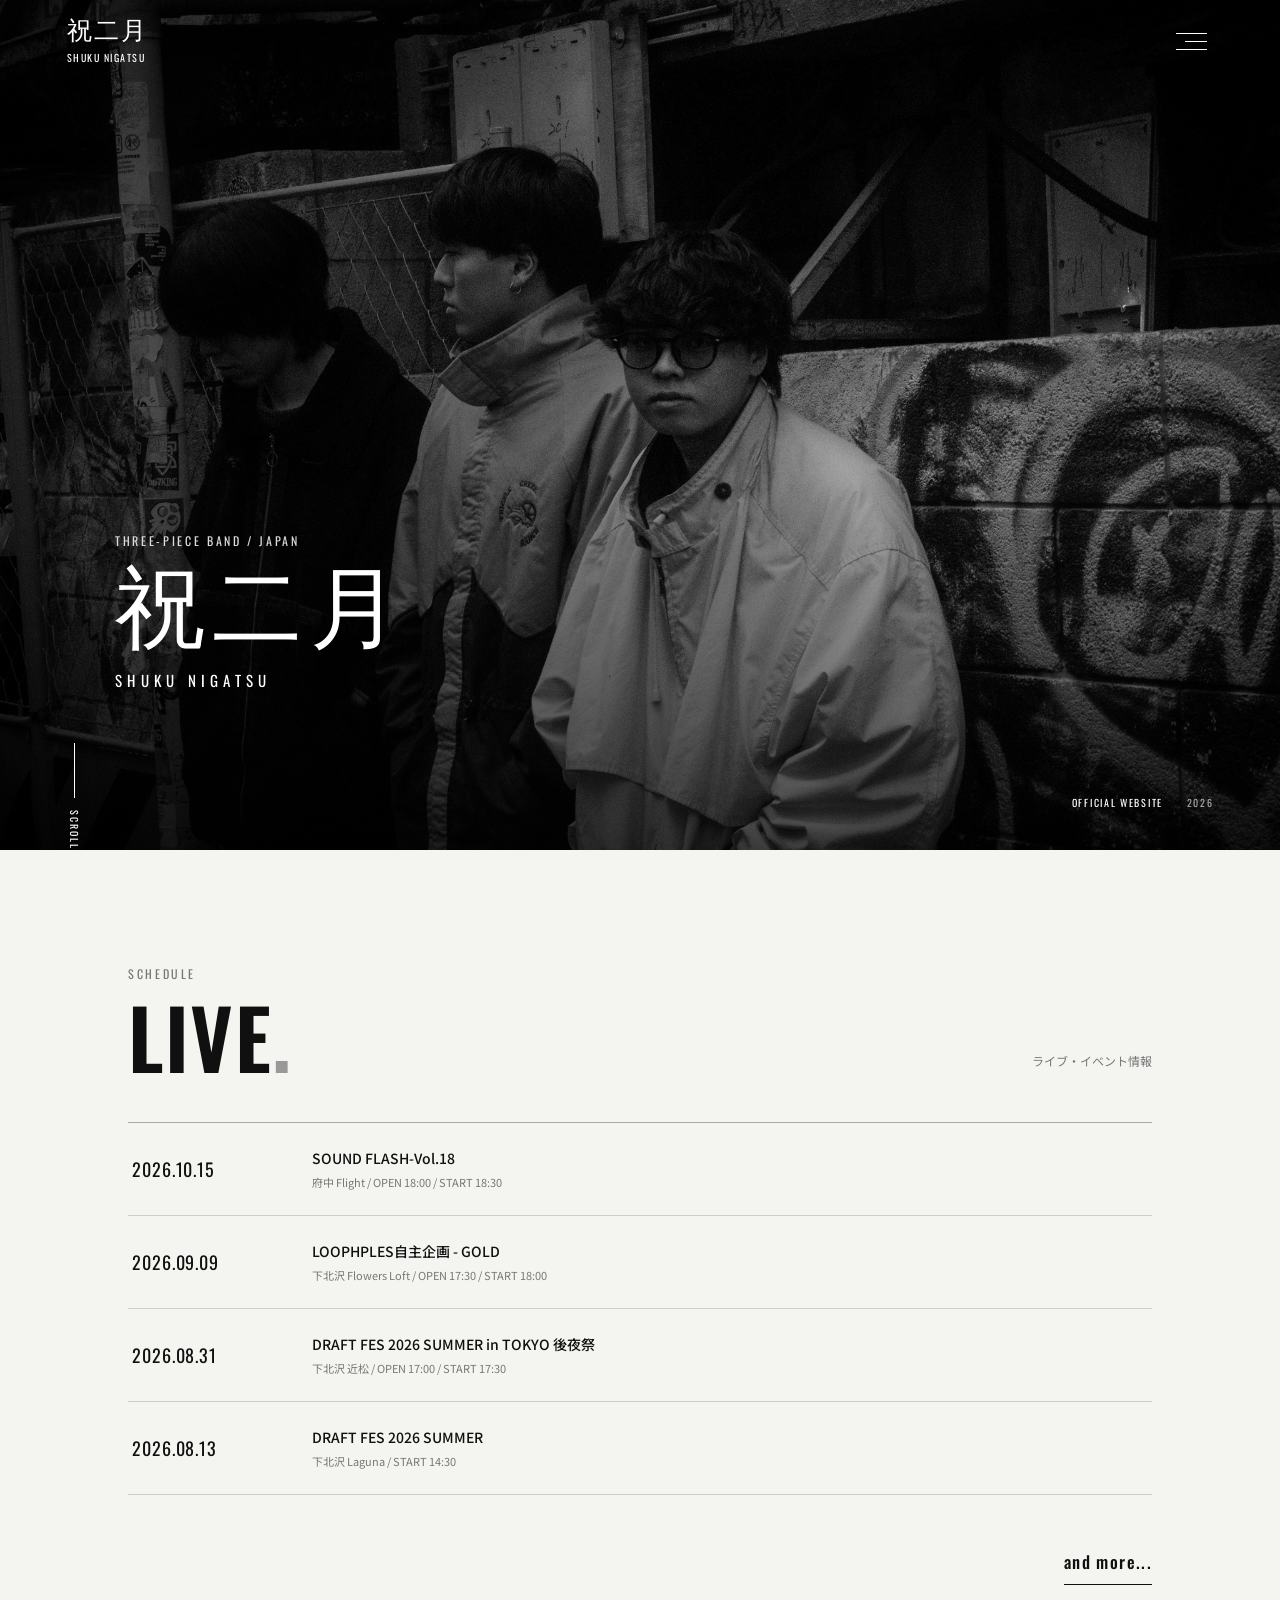
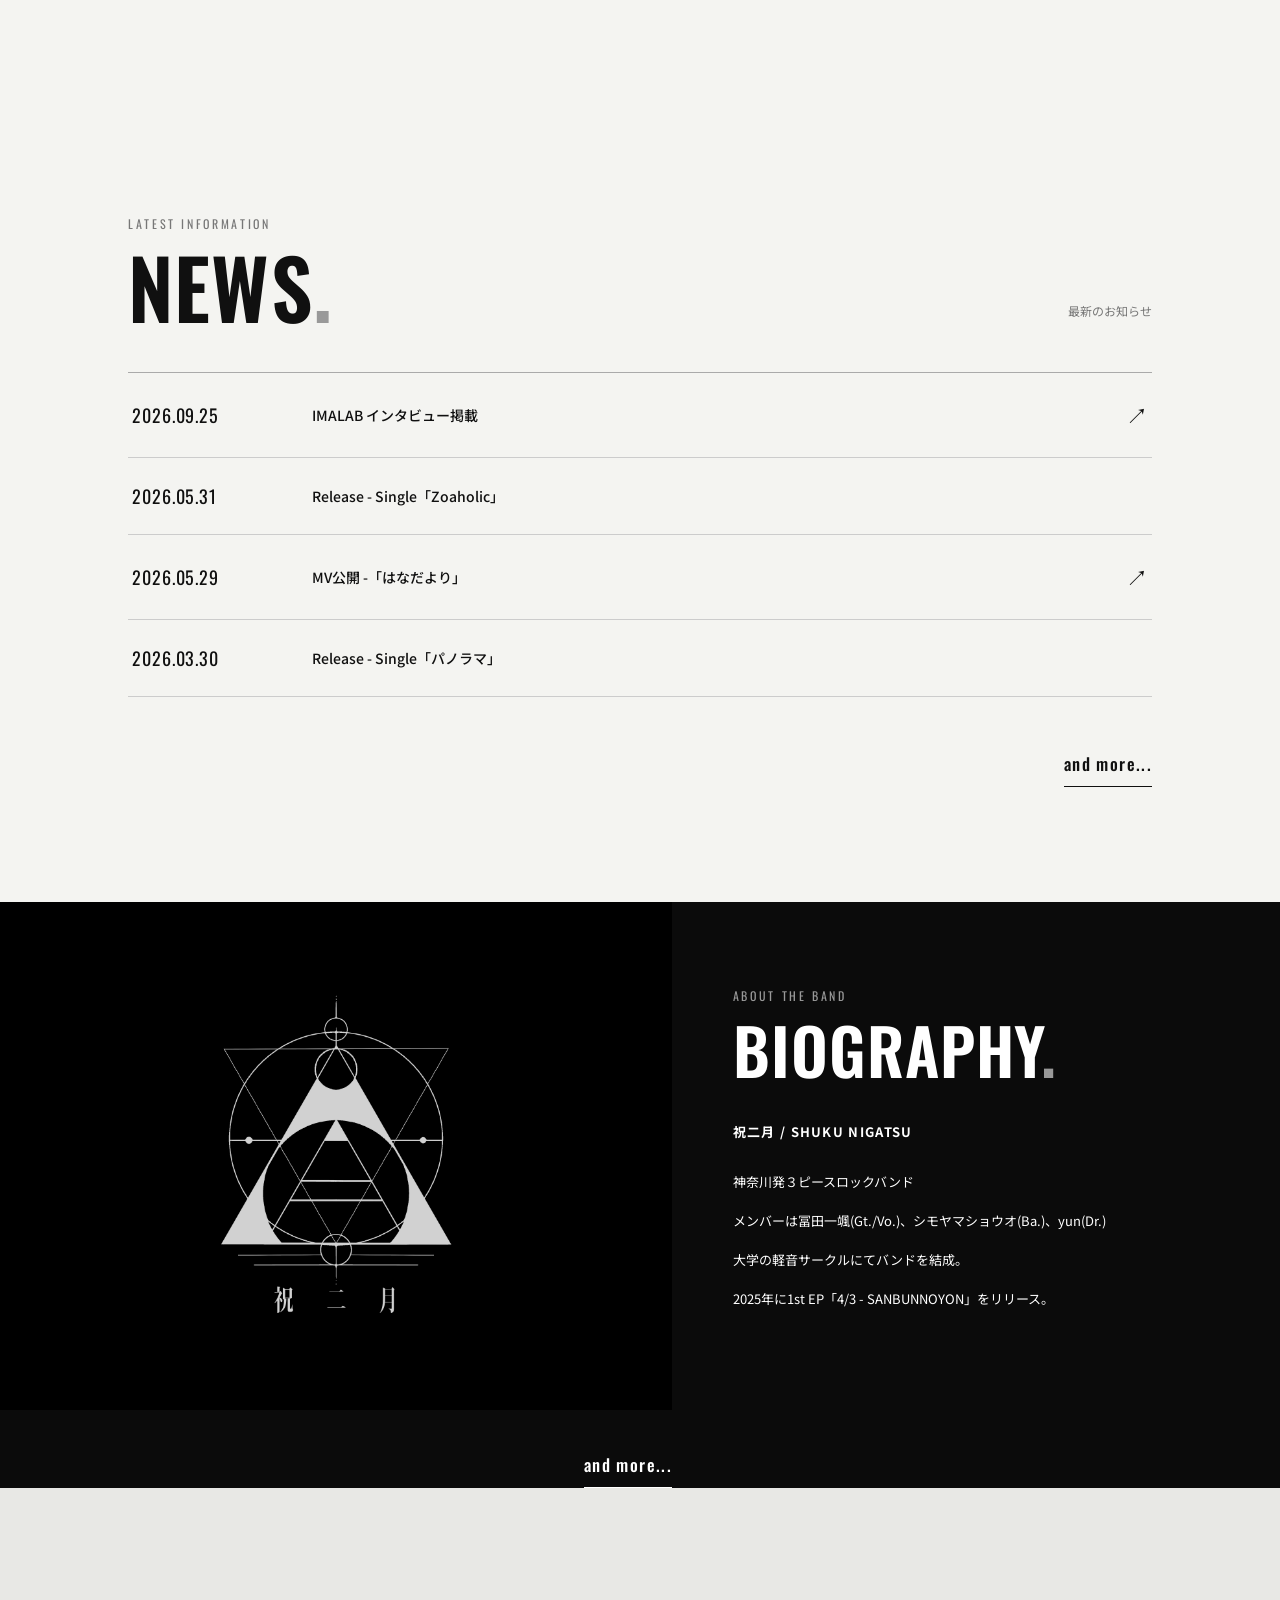
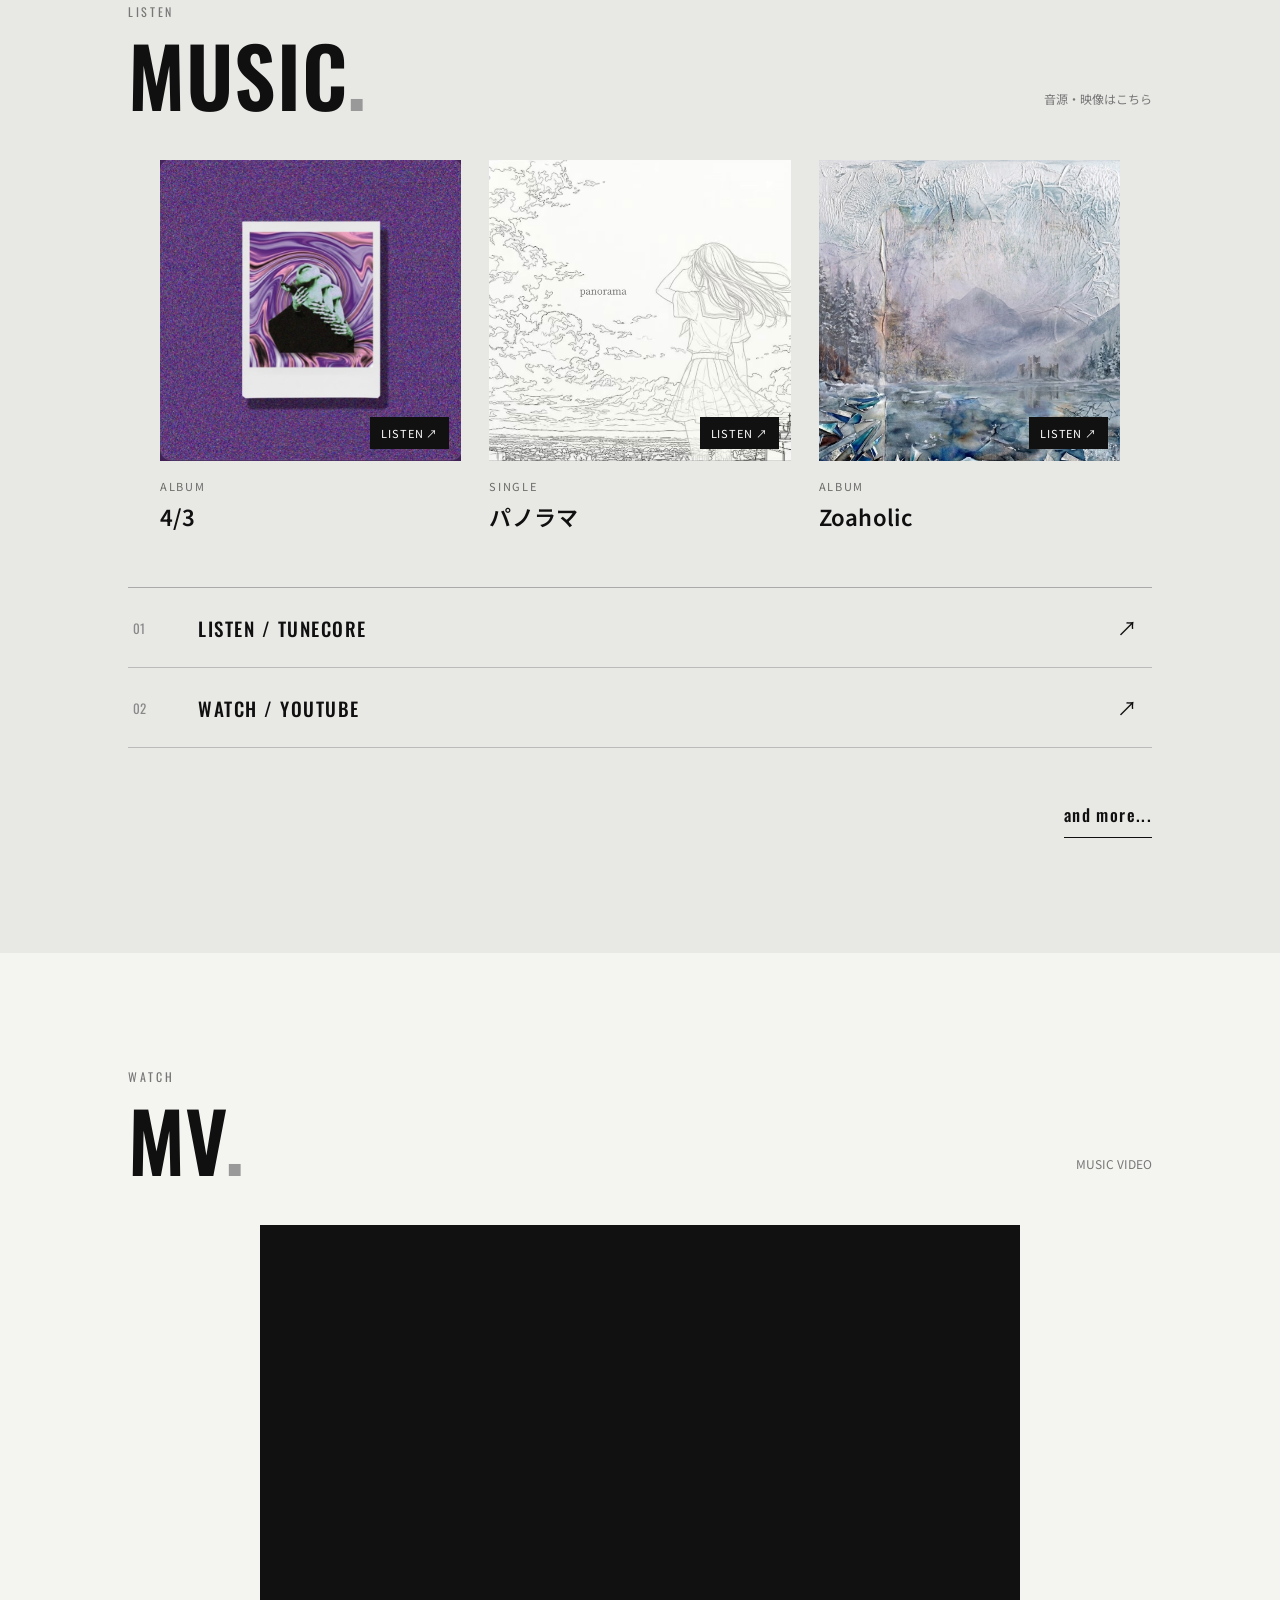
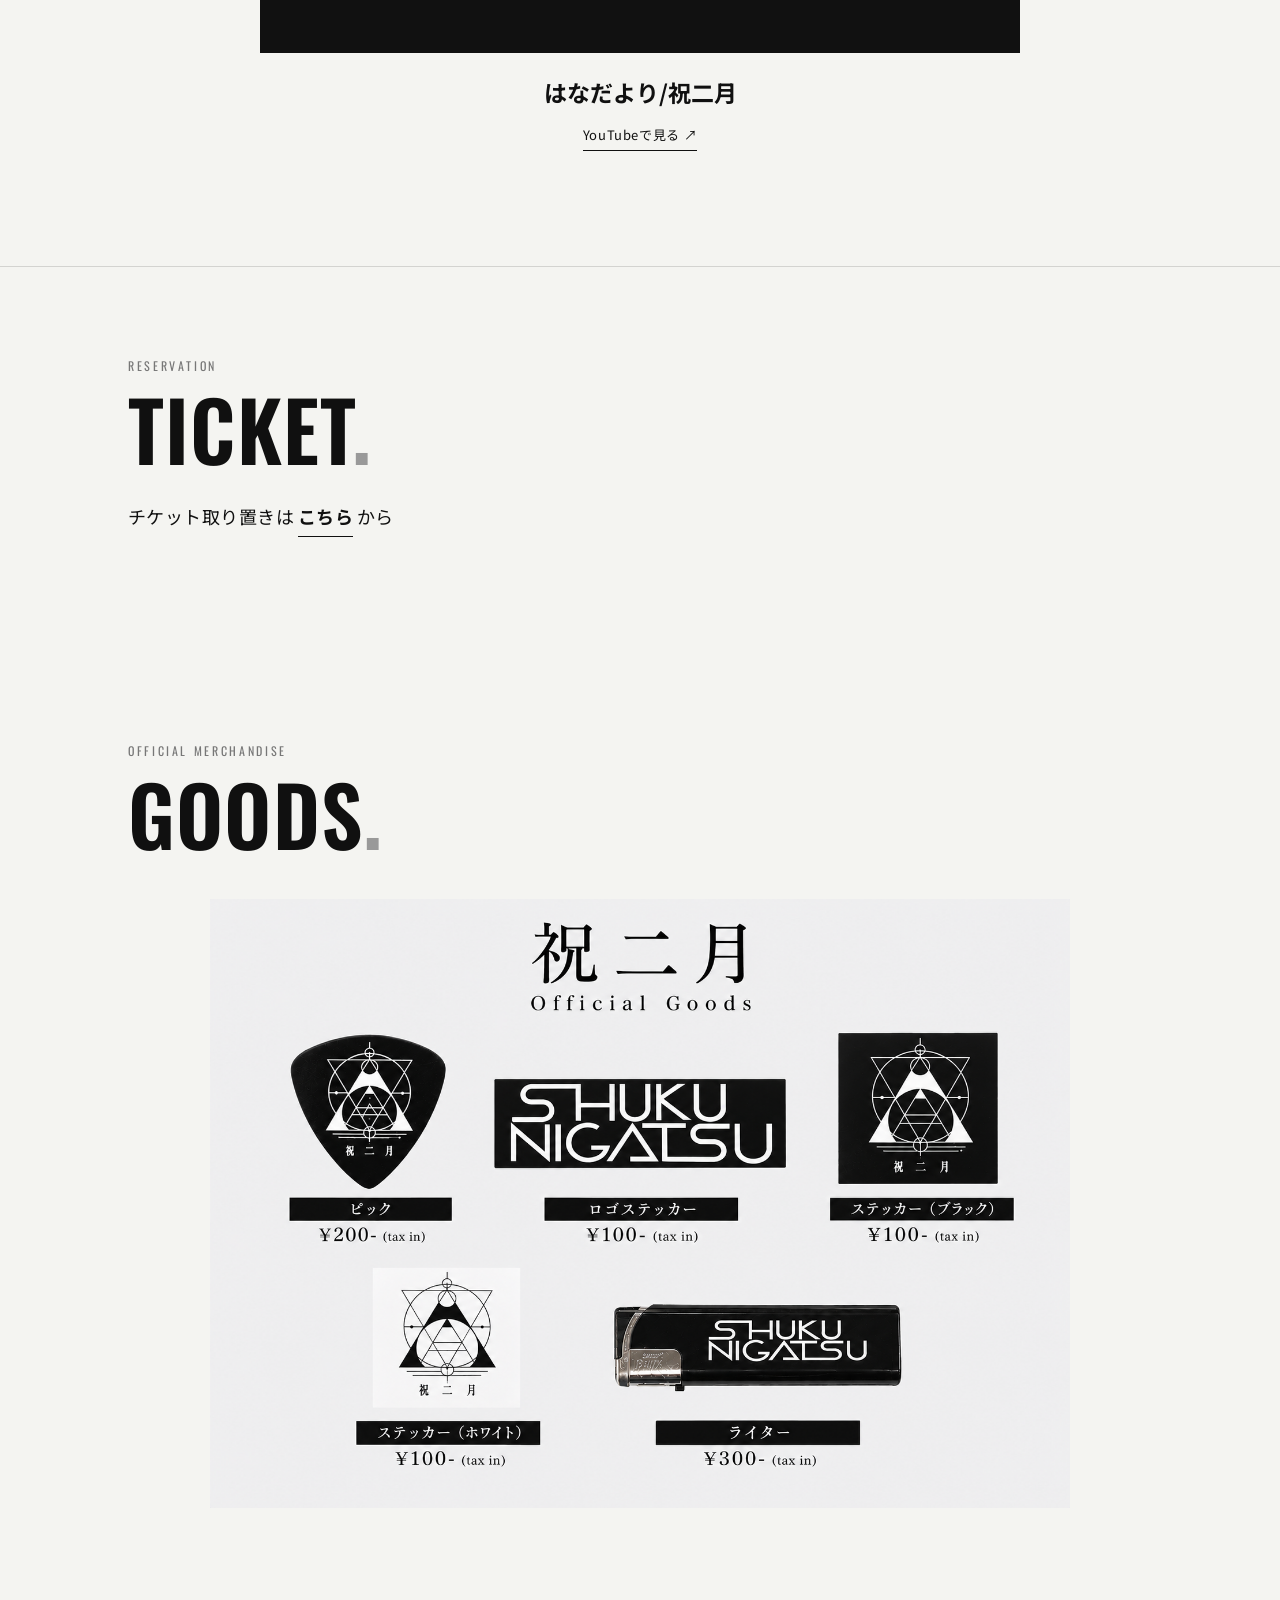
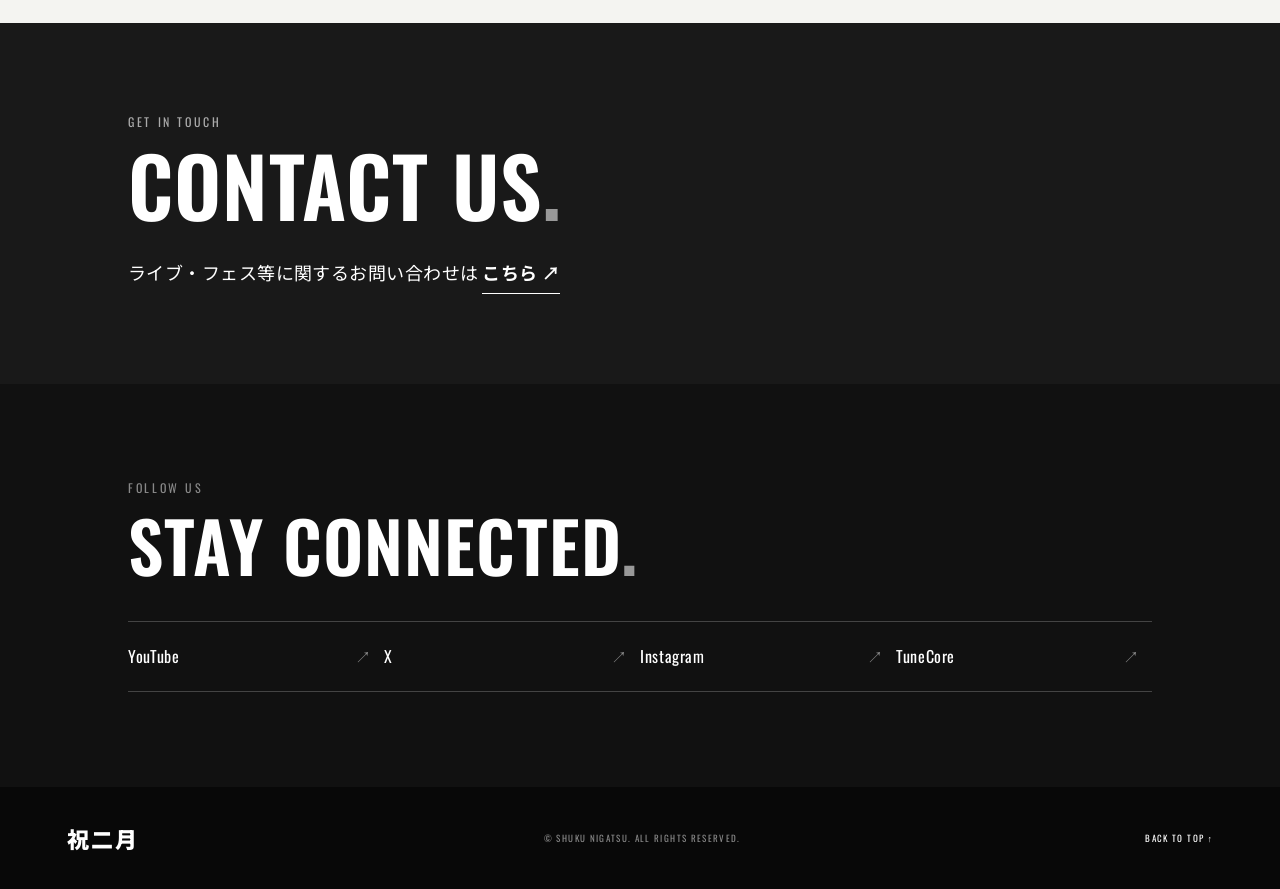
<file: index.html>
<!DOCTYPE html>

<html lang="ja">
<head>
<meta charset="utf-8"/>
<meta content="width=device-width, initial-scale=1" name="viewport"/>
<meta name="description" content="祝二月（SHUKU NIGATSU）は神奈川発の3ピースロックバンド。冨田一颯（Gt./Vo.）、シモヤマショウオ（Ba.）、yun（Dr.）により大学の軽音サークルで結成。2025年にFirst EP「4/3 - SANBUNNOYON」をリリース。">
<meta content="#080808" name="theme-color"/>
<title>祝二月 | OFFICIAL WEBSITE</title>
<link href="https://fonts.googleapis.com" rel="preconnect"/>
<link crossorigin="" href="https://fonts.gstatic.com" rel="preconnect"/>
<link href="https://fonts.googleapis.com/css2?family=Noto+Sans+JP:wght@400;500;700;900&amp;family=Oswald:wght@400;500;600;700&amp;display=swap" rel="stylesheet"/>
<link href="css/style.css?v=20261119-2" rel="stylesheet"/>
<link href="css/extra-sections.css?v=20261120" rel="stylesheet"/>
<link href="css/multipage.css?v=20261120-3" rel="stylesheet"/>
<style>
/* BIOGRAPHY logo: keep full artwork visible on mobile */
.bio-logo-image { box-sizing:border-box; padding:24px; }
.bio-logo-image img { flex-shrink:0; }
@media (max-width: 767px) {
  .bio-logo-image { min-height:280px; padding:28px 32px; }
  .bio-logo-image img { width:68% !important; max-width:240px !important; max-height:240px !important; object-fit:contain !important; }
}

/* TOP hero title: slim Japanese Mincho, 40px smaller */
.hero h1 { font-size: clamp(20px, calc(14vw - 80px), 90px); font-family: "Yu Mincho", "Hiragino Mincho ProN", "Hiragino Mincho Pro", "Noto Serif JP", "MS PMincho", serif; font-weight: 300; }
@media (max-width: 700px) {
  .hero h1 { font-size: clamp(20px, calc(18vw - 80px), 32px); }
}
/* GOODS: responsive poster, full artwork visible */
.goods-section .goods-poster-wrap { max-width: 860px; margin: 28px auto 0; }
.goods-section .goods-poster-wrap img { display:block; width:100%; height:auto; object-fit:contain; }
@media (max-width: 767px) { .goods-section .goods-poster-wrap { margin-top:20px; max-width: 92%; } }
</style>
<link rel="icon" type="image/png" href="images/favicon.png?v=20261122"/>
<link rel="apple-touch-icon" href="images/apple-touch-icon.png?v=20261122"/>
<style>
/* Header brand: match the fine Mincho typeface of the hero title */
.site-header .wordmark {font-family:"Yu Mincho","Hiragino Mincho ProN","Hiragino Mincho Pro","Noto Serif JP","MS PMincho",serif !important;font-weight:300 !important;letter-spacing:.09em;}
.site-header .wordmark span {font-family:"Oswald","Noto Sans JP",sans-serif;letter-spacing:.15em;}
</style>
<style>
/* LIVE flyer thumbnails: keep original aspect ratio and prevent oversized posters */
.live-section .entry-list img { display:block; width:auto; max-width:min(100%, 260px); max-height:340px; height:auto; object-fit:contain; }
@media (max-width: 767px) { .live-section .entry-list img { max-width:min(100%, 190px); max-height:260px; } }
</style>
<style>
/* MUSIC: uniform square jacket cards, responsive without overflow */
.music-section .release-grid { display:grid !important; grid-template-columns:repeat(3,minmax(0,1fr)) !important; gap:clamp(12px,2.4vw,28px) !important; max-width:960px !important; width:100% !important; margin-left:auto !important; margin-right:auto !important; }
.music-section .release-card { min-width:0 !important; width:100% !important; max-width:none !important; }
.music-section .release-card > a { display:block !important; position:relative !important; width:100% !important; aspect-ratio:1/1 !important; height:auto !important; overflow:hidden !important; }
.music-section .release-card > a > img { display:block !important; width:100% !important; height:100% !important; max-width:100% !important; max-height:100% !important; aspect-ratio:1/1 !important; object-fit:cover !important; }
@media (max-width:767px) {
  .music-section .release-grid { grid-template-columns:repeat(2,minmax(0,1fr)) !important; gap:16px 12px !important; }
  .music-section .release-card h3 { overflow-wrap:anywhere; }
}
@media (max-width:360px) { .music-section .release-grid { gap:12px 8px !important; } }
</style>
<style>
/* NEWS jacket thumbnails: equal-size squares, no cropping, mobile friendly */
.news-section .entry-list .news-cover {
  display:block !important;
  box-sizing:border-box !important;
  width:min(100%, 220px) !important;
  height:auto !important;
  aspect-ratio:1 / 1 !important;
  max-width:220px !important;
  max-height:220px !important;
  object-fit:contain !important;
  object-position:center !important;
  margin:14px 0 !important;
}
@media (max-width:767px) {
  .news-section .entry-list .news-cover {
    width:min(100%, 150px) !important;
    max-width:150px !important;
    max-height:150px !important;
  }
}
</style>
</head>
<body>
<header class="site-header">
<a aria-label="祝二月 トップ" class="wordmark" href="index.html">祝二月<span>SHUKU NIGATSU</span></a>
<button aria-controls="site-nav" aria-expanded="false" aria-label="メニューを開く" class="menu-toggle">
<span></span><span></span><span></span>
</button>
</header>
<nav aria-hidden="true" class="site-nav" id="site-nav">
<div class="nav-inner">
<p class="nav-kicker">OFFICIAL WEBSITE</p>
<a href="index.html"><span>01</span> TOP</a>
<a href="live.html"><span>02</span> LIVE</a>
<a href="news.html"><span>03</span> NEWS</a>
<a href="biography.html"><span>04</span> BIOGRAPHY</a>
<a href="music.html"><span>05</span> MUSIC</a><a href="mv.html"><span>06</span> MV</a>

<a href="ticket.html"><span>07</span> TICKET</a>
<a href="index.html#goods"><span>08</span> GOODS</a>
<a href="contact.html"><span>09</span> CONTACT US</a>
<div class="nav-social">
<a href="https://www.youtube.com/@%E7%A5%9D%E4%BA%8C%E6%9C%88" rel="noopener" target="_blank">YouTube ↗</a>
<a href="https://x.com/shuku2gatsu" rel="noopener" target="_blank">X ↗</a>
<a href="https://www.instagram.com/shuku_2gatsu/" rel="noopener" target="_blank">Instagram ↗</a>
</div>
</div>
</nav>
<main>
<section class="hero" id="top">
<img alt="祝二月 アーティスト写真" class="hero-photo" src="images/artist-photo.jpg"/>
<div class="hero-shade"></div>
<div class="hero-copy">
<p class="eyebrow">THREE-PIECE BAND / JAPAN</p>
<h1>祝二月</h1>
<p class="hero-sub">SHUKU NIGATSU</p>
</div>
<a class="scroll-cue" href="#live"><span></span>SCROLL</a>
<p class="hero-index">OFFICIAL WEBSITE <b>2026</b></p>
</section>
<section class="section live-section" id="live">
<div class="section-heading">
<div><p class="eyebrow">SCHEDULE</p><h2>LIVE<span>.</span></h2></div>
<p class="section-note">ライブ・イベント情報</p>
</div>
<div class="entry-list" id="live-list">
<p class="loading">LIVE INFORMATION LOADING...</p>
</div>

<a class="and-more" href="live.html">and more...</a></section>
<section class="section news-section" id="news">
<div class="section-heading">
<div><p class="eyebrow">LATEST INFORMATION</p><h2>NEWS<span>.</span></h2></div>
<p class="section-note">最新のお知らせ</p>
</div>
<div class="entry-list" id="news-list">
<p class="loading">NEWS LOADING...</p>
</div>

<a class="and-more" href="news.html">and more...</a></section>
<section class="bio-section" id="biography">
<div class="bio-image bio-logo-image" style="background:#000;display:flex;align-items:center;justify-content:center;overflow:hidden;">
<img alt="祝二月 ロゴ" src="images/biography-logo.png?v=20261120-3" style="display:block;width:72%;max-width:340px;height:auto;max-height:72%;object-fit:contain;"/>
</div>
<div class="bio-copy">
<p class="eyebrow">ABOUT THE BAND</p>
<h2>BIOGRAPHY<span>.</span></h2>
<p class="bio-name">祝二月 / SHUKU NIGATSU</p>
<p>神奈川発３ピースロックバンド</p>
<p>メンバーは冨田一颯(Gt./Vo.)、シモヤマショウオ(Ba.)、yun(Dr.)</p>
<p>大学の軽音サークルにてバンドを結成。</p>
<p>2025年に1st EP「4/3 - SANBUNNOYON」をリリース。</p>
</div>
<a class="and-more" href="biography.html">and more...</a></section>
<section class="section music-section" id="music">
<div class="section-heading">
<div><p class="eyebrow">LISTEN</p><h2>MUSIC<span>.</span></h2></div>
<p class="section-note">音源・映像はこちら</p>
</div>
<div aria-label="リリース作品一覧" class="release-grid">
<article class="release-card">
<a aria-label="4/3 を聴く" href="https://www.tunecore.co.jp/artists?id=1071066" rel="noopener" target="_blank">
<img alt="4/3 ジャケット" loading="lazy" src="images/4-3.jpeg"/>
<span class="release-action">LISTEN ↗</span>
</a>
<p class="release-kind">ALBUM</p>
<h3>4/3</h3>
</article>
<article class="release-card">
<a aria-label="パノラマ を聴く" href="https://www.tunecore.co.jp/artists?id=1071066" rel="noopener" target="_blank">
<img alt="パノラマ ジャケット" loading="lazy" src="images/panorama.png"/>
<span class="release-action">LISTEN ↗</span>
</a>
<p class="release-kind">SINGLE</p>
<h3>パノラマ</h3>
</article>
<article class="release-card">
<a aria-label="Zoaholic を聴く" href="https://www.tunecore.co.jp/artists?id=1071066" rel="noopener" target="_blank">
<img alt="Zoaholic ジャケット" loading="lazy" src="images/zoaholic.png"/>
<span class="release-action">LISTEN ↗</span>
</a>
<p class="release-kind">ALBUM</p>
<h3>Zoaholic</h3>
</article>
</div>
<div class="music-links">
<a href="https://www.tunecore.co.jp/artists?id=1071066" rel="noopener" target="_blank"><span>01</span><strong>LISTEN / TUNECORE</strong><i>↗</i></a>
<a href="https://www.youtube.com/@%E7%A5%9D%E4%BA%8C%E6%9C%88" rel="noopener" target="_blank"><span>02</span><strong>WATCH / YOUTUBE</strong><i>↗</i></a>
</div>
<a class="and-more" href="music.html">and more...</a></section><section class="section mv-section" id="mv">
<div class="section-heading"><div><p class="eyebrow">WATCH</p><h2>MV<span>.</span></h2></div><p class="section-note">MUSIC VIDEO</p></div>
<div class="mv-content"><div class="mv-video"><iframe allow="accelerometer; autoplay; clipboard-write; encrypted-media; gyroscope; picture-in-picture; web-share" allowfullscreen="" loading="lazy" referrerpolicy="strict-origin-when-cross-origin" src="https://www.youtube-nocookie.com/embed/ryfev__MuSs" title="はなだより / 祝二月 ミュージックビデオ"></iframe></div>
<p class="mv-title">はなだより/祝二月</p><a class="mv-youtube-link" href="https://youtu.be/ryfev__MuSs" rel="noopener noreferrer" target="_blank">YouTubeで見る ↗</a></div>
</section>

<section class="section inquiry-section ticket-section" id="ticket">
<div class="section-heading">
<div><p class="eyebrow">RESERVATION</p><h2>TICKET<span>.</span></h2></div>
</div>
<p class="inquiry-text">チケット取り置きは<a href="https://docs.google.com/forms/d/e/1FAIpQLSefljb15dZCXyTh2TuCdIbK9jiZjsXwRJoSrhI_6K1mb-1xcw/viewform?usp=dialog" rel="noopener noreferrer" target="_blank">こちら</a>から</p>
</section>
<section class="section goods-section" id="goods" aria-labelledby="goods-title">
<div class="section-heading"><div><p class="eyebrow">OFFICIAL MERCHANDISE</p><h2 id="goods-title">GOODS<span>.</span></h2></div></div>
<div class="goods-poster-wrap"><img src="images/shuku-official-goods.png" alt="祝二月 Official Goods：ピック、ロゴステッカー、ステッカー（ブラック・ホワイト）、ライターのグッズ一覧と価格" loading="lazy" width="1447" height="1024"/></div>
</section>
<section class="section inquiry-section contact-section" id="contact">
<div class="section-heading">
<div><p class="eyebrow">GET IN TOUCH</p><h2>CONTACT US<span>.</span></h2></div>
</div>
<p class="inquiry-text">ライブ・フェス等に関するお問い合わせは<a href="https://docs.google.com/forms/d/e/1FAIpQLSciUM6KM0rILba_6ovdzRDUviTctZ6efuyGQx8DaNqkxSHaqA/viewform?usp=publish-editor" rel="noopener noreferrer" target="_blank">こちら<span aria-hidden="true"> ↗</span></a></p>
</section>
<section class="social-section" id="links">
<p class="eyebrow">FOLLOW US</p>
<h2>STAY CONNECTED<span>.</span></h2>
<div class="social-links">
<a href="https://www.youtube.com/@%E7%A5%9D%E4%BA%8C%E6%9C%88" rel="noopener" target="_blank">YouTube <b>↗</b></a>
<a href="https://x.com/shuku2gatsu" rel="noopener" target="_blank">X <b>↗</b></a>
<a href="https://www.instagram.com/shuku_2gatsu/" rel="noopener" target="_blank">Instagram <b>↗</b></a>
<a href="https://www.tunecore.co.jp/artists?id=1071066" rel="noopener" target="_blank">TuneCore <b>↗</b></a>
</div>
</section></main>
<footer class="site-footer">
<a class="footer-mark" href="#top">祝二月</a>
<p>© SHUKU NIGATSU. ALL RIGHTS RESERVED.</p>
<a class="back-top" href="#top">BACK TO TOP ↑</a>
</footer>
<script src="js/main.js"></script>
</body>
</html>
</file>
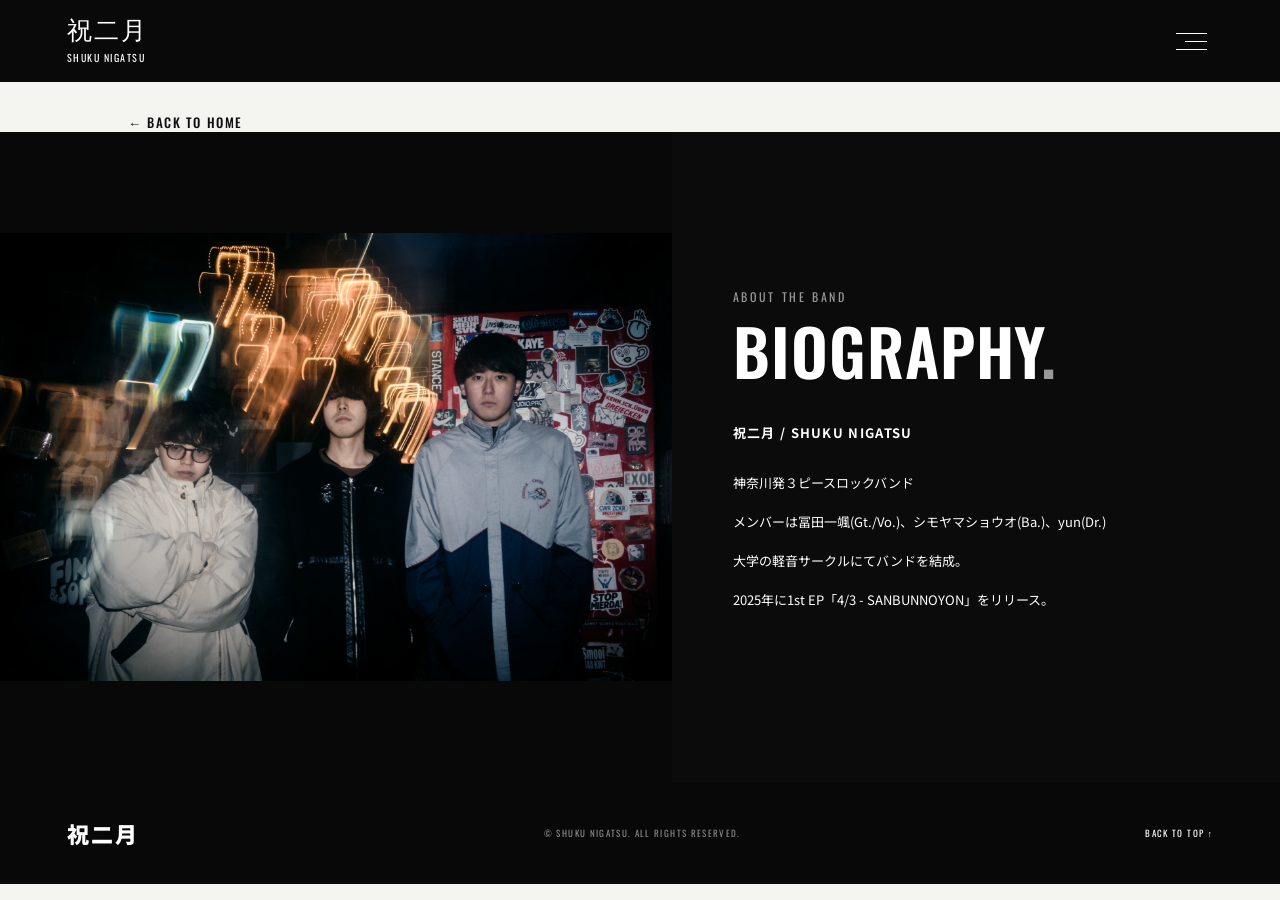
<file: biography.html>
<!DOCTYPE html>

<html lang="ja">
<head>
<meta charset="utf-8"/>
<meta content="width=device-width, initial-scale=1" name="viewport"/>
<meta content="祝二月 - OFFICIAL WEBSITE" name="description"/>
<meta content="#080808" name="theme-color"/>
<title>BIOGRAPHY | 祝二月 OFFICIAL WEBSITE</title>
<link href="https://fonts.googleapis.com" rel="preconnect"/>
<link crossorigin="" href="https://fonts.gstatic.com" rel="preconnect"/>
<link href="https://fonts.googleapis.com/css2?family=Noto+Sans+JP:wght@400;500;700;900&amp;family=Oswald:wght@400;500;600;700&amp;display=swap" rel="stylesheet"/>
<link href="css/style.css?v=20261119-2" rel="stylesheet"/>
<link href="css/extra-sections.css?v=20261120" rel="stylesheet"/>
<link href="css/multipage.css?v=20261120-3" rel="stylesheet"/>
<style>
/* Biography logo: keep transparent black artwork visible and uncropped */
.bio-image.bio-logo-image{background:#f4f4f1;display:flex;align-items:center;justify-content:center;padding:clamp(20px,4vw,65px)}
.bio-image.bio-logo-image img{display:block;width:100%;height:100%;max-height:560px;object-fit:contain;filter:none;opacity:1}
@media(max-width:700px){.bio-image.bio-logo-image{height:auto;min-height:320px;padding:30px 8%}.bio-image.bio-logo-image img{height:auto;max-height:420px}}
/* Dedicated biography page: show the entire band photo */
.bio-image.bio-detail-photo{background:#080808;display:flex;align-items:center;justify-content:center;padding:0;height:auto;min-height:0}
.bio-image.bio-detail-photo img{display:block;width:100%;height:auto;max-height:none;object-fit:contain;filter:none;opacity:1}
@media(max-width:700px){.bio-image.bio-detail-photo{height:auto;min-height:0;padding:0}.bio-image.bio-detail-photo img{height:auto;max-height:none;object-fit:contain}}
</style>
<link rel="icon" type="image/png" href="images/favicon.png?v=20261122"/>
<link rel="apple-touch-icon" href="images/apple-touch-icon.png?v=20261122"/>
<style>
/* Header brand: match the fine Mincho typeface of the hero title */
.site-header .wordmark {font-family:"Yu Mincho","Hiragino Mincho ProN","Hiragino Mincho Pro","Noto Serif JP","MS PMincho",serif !important;font-weight:300 !important;letter-spacing:.09em;}
.site-header .wordmark span {font-family:"Oswald","Noto Sans JP",sans-serif;letter-spacing:.15em;}
</style>
</head>
<body class="detail-page">
<header class="site-header detail-header">
<a aria-label="祝二月 トップ" class="wordmark" href="index.html">祝二月<span>SHUKU NIGATSU</span></a>
<button aria-controls="site-nav" aria-expanded="false" aria-label="メニューを開く" class="menu-toggle">
<span></span><span></span><span></span>
</button>
</header>
<nav aria-hidden="true" class="site-nav" id="site-nav">
<div class="nav-inner">
<p class="nav-kicker">OFFICIAL WEBSITE</p>
<a href="index.html"><span>01</span> TOP</a>
<a href="live.html"><span>02</span> LIVE</a>
<a href="news.html"><span>03</span> NEWS</a>
<a href="biography.html"><span>04</span> BIOGRAPHY</a>
<a href="music.html"><span>05</span> MUSIC</a><a href="mv.html"><span>06</span> MV</a>

<a href="ticket.html"><span>07</span> TICKET</a>
<a href="contact.html"><span>08</span> CONTACT US</a>
<div class="nav-social">
<a href="https://www.youtube.com/@%E7%A5%9D%E4%BA%8C%E6%9C%88" rel="noopener" target="_blank">YouTube ↗</a>
<a href="https://x.com/shuku2gatsu" rel="noopener" target="_blank">X ↗</a>
<a href="https://www.instagram.com/shuku_2gatsu/" rel="noopener" target="_blank">Instagram ↗</a>
</div>
</div>
</nav>
<main><a class="detail-back" href="index.html">← BACK TO HOME</a><section class="bio-section" id="biography">
<div class="bio-image bio-detail-photo">
<img alt="祝二月 メンバー3人のアーティスト写真" src="images/biography-photo.jpg"/>
</div>
<div class="bio-copy">
<p class="eyebrow">ABOUT THE BAND</p>
<h2>BIOGRAPHY<span>.</span></h2>
<p class="bio-name">祝二月 / SHUKU NIGATSU</p>
<p>神奈川発３ピースロックバンド</p>
<p>メンバーは冨田一颯(Gt./Vo.)、シモヤマショウオ(Ba.)、yun(Dr.)</p>
<p>大学の軽音サークルにてバンドを結成。</p>
<p>2025年に1st EP「4/3 - SANBUNNOYON」をリリース。</p>
</div>
</section></main>
<footer class="site-footer">
<a class="footer-mark" href="#top">祝二月</a>
<p>© SHUKU NIGATSU. ALL RIGHTS RESERVED.</p>
<a class="back-top" href="#top">BACK TO TOP ↑</a>
</footer>
<script src="js/main.js"></script>
</body>
</html>
</file>
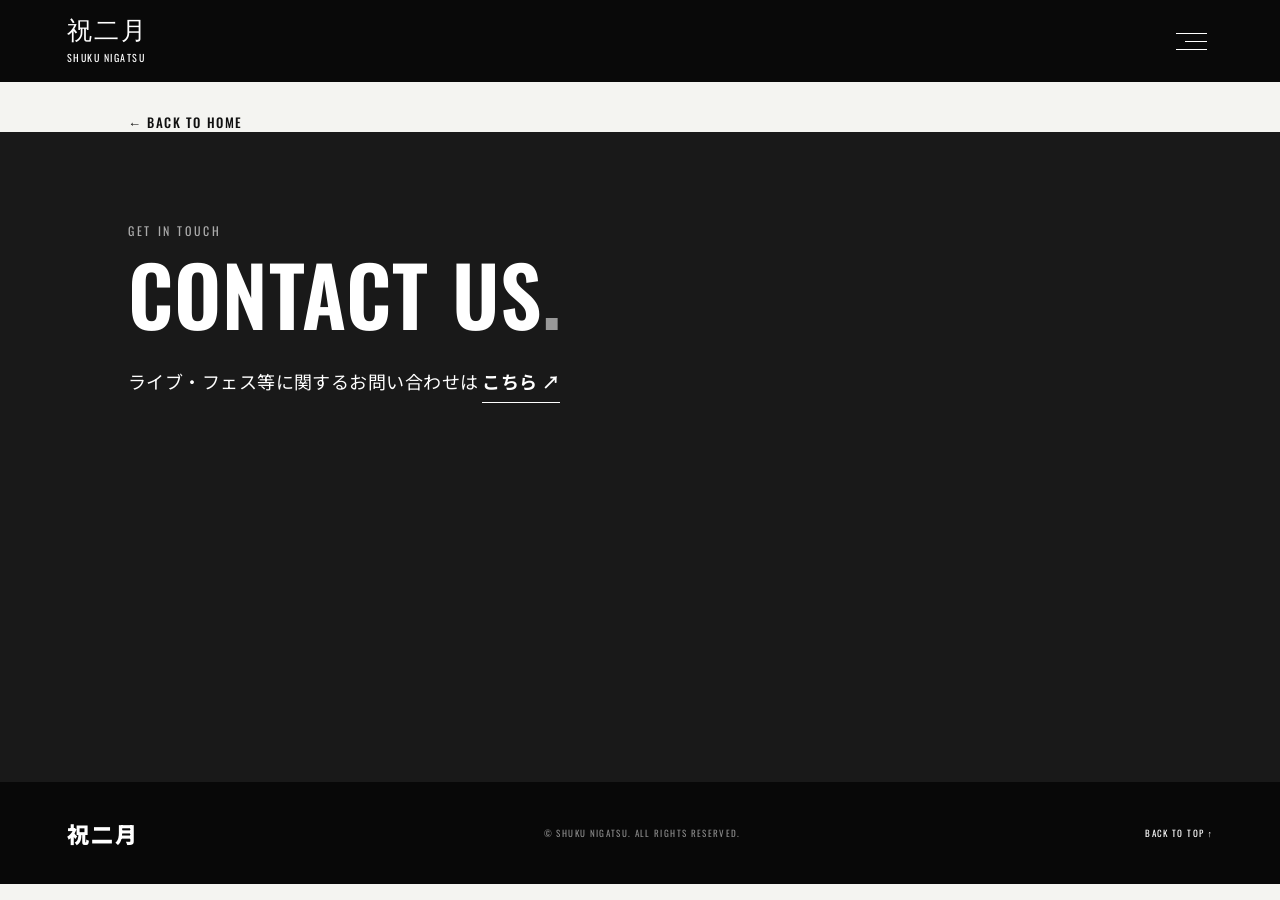
<file: contact.html>
<!DOCTYPE html>

<html lang="ja">
<head>
<meta charset="utf-8"/>
<meta content="width=device-width, initial-scale=1" name="viewport"/>
<meta content="祝二月 - OFFICIAL WEBSITE" name="description"/>
<meta content="#080808" name="theme-color"/>
<title>CONTACT US | 祝二月 OFFICIAL WEBSITE</title>
<link href="https://fonts.googleapis.com" rel="preconnect"/>
<link crossorigin="" href="https://fonts.gstatic.com" rel="preconnect"/>
<link href="https://fonts.googleapis.com/css2?family=Noto+Sans+JP:wght@400;500;700;900&amp;family=Oswald:wght@400;500;600;700&amp;display=swap" rel="stylesheet"/>
<link href="css/style.css?v=20261119-2" rel="stylesheet"/>
<link href="css/extra-sections.css?v=20261120" rel="stylesheet"/>
<link href="css/multipage.css?v=20261120-3" rel="stylesheet"/>
<link rel="icon" type="image/png" href="images/favicon.png?v=20261122"/>
<link rel="apple-touch-icon" href="images/apple-touch-icon.png?v=20261122"/>
<style>
/* Header brand: match the fine Mincho typeface of the hero title */
.site-header .wordmark {font-family:"Yu Mincho","Hiragino Mincho ProN","Hiragino Mincho Pro","Noto Serif JP","MS PMincho",serif !important;font-weight:300 !important;letter-spacing:.09em;}
.site-header .wordmark span {font-family:"Oswald","Noto Sans JP",sans-serif;letter-spacing:.15em;}
</style>
</head>
<body class="detail-page">
<header class="site-header detail-header">
<a aria-label="祝二月 トップ" class="wordmark" href="index.html">祝二月<span>SHUKU NIGATSU</span></a>
<button aria-controls="site-nav" aria-expanded="false" aria-label="メニューを開く" class="menu-toggle">
<span></span><span></span><span></span>
</button>
</header>
<nav aria-hidden="true" class="site-nav" id="site-nav">
<div class="nav-inner">
<p class="nav-kicker">OFFICIAL WEBSITE</p>
<a href="index.html"><span>01</span> TOP</a>
<a href="live.html"><span>02</span> LIVE</a>
<a href="news.html"><span>03</span> NEWS</a>
<a href="biography.html"><span>04</span> BIOGRAPHY</a>
<a href="music.html"><span>05</span> MUSIC</a><a href="mv.html"><span>06</span> MV</a>

<a href="ticket.html"><span>07</span> TICKET</a>
<a href="contact.html"><span>08</span> CONTACT US</a>
<div class="nav-social">
<a href="https://www.youtube.com/@%E7%A5%9D%E4%BA%8C%E6%9C%88" rel="noopener" target="_blank">YouTube ↗</a>
<a href="https://x.com/shuku2gatsu" rel="noopener" target="_blank">X ↗</a>
<a href="https://www.instagram.com/shuku_2gatsu/" rel="noopener" target="_blank">Instagram ↗</a>
</div>
</div>
</nav>
<main><a class="detail-back" href="index.html">← BACK TO HOME</a><section class="section inquiry-section contact-section" id="contact">
<div class="section-heading">
<div><p class="eyebrow">GET IN TOUCH</p><h2>CONTACT US<span>.</span></h2></div>
</div>
<p class="inquiry-text">ライブ・フェス等に関するお問い合わせは<a href="https://docs.google.com/forms/d/e/1FAIpQLSciUM6KM0rILba_6ovdzRDUviTctZ6efuyGQx8DaNqkxSHaqA/viewform?usp=publish-editor" rel="noopener noreferrer" target="_blank">こちら<span aria-hidden="true"> ↗</span></a></p>
</section></main>
<footer class="site-footer">
<a class="footer-mark" href="#top">祝二月</a>
<p>© SHUKU NIGATSU. ALL RIGHTS RESERVED.</p>
<a class="back-top" href="#top">BACK TO TOP ↑</a>
</footer>
<script src="js/main.js"></script>
</body>
</html>
</file>
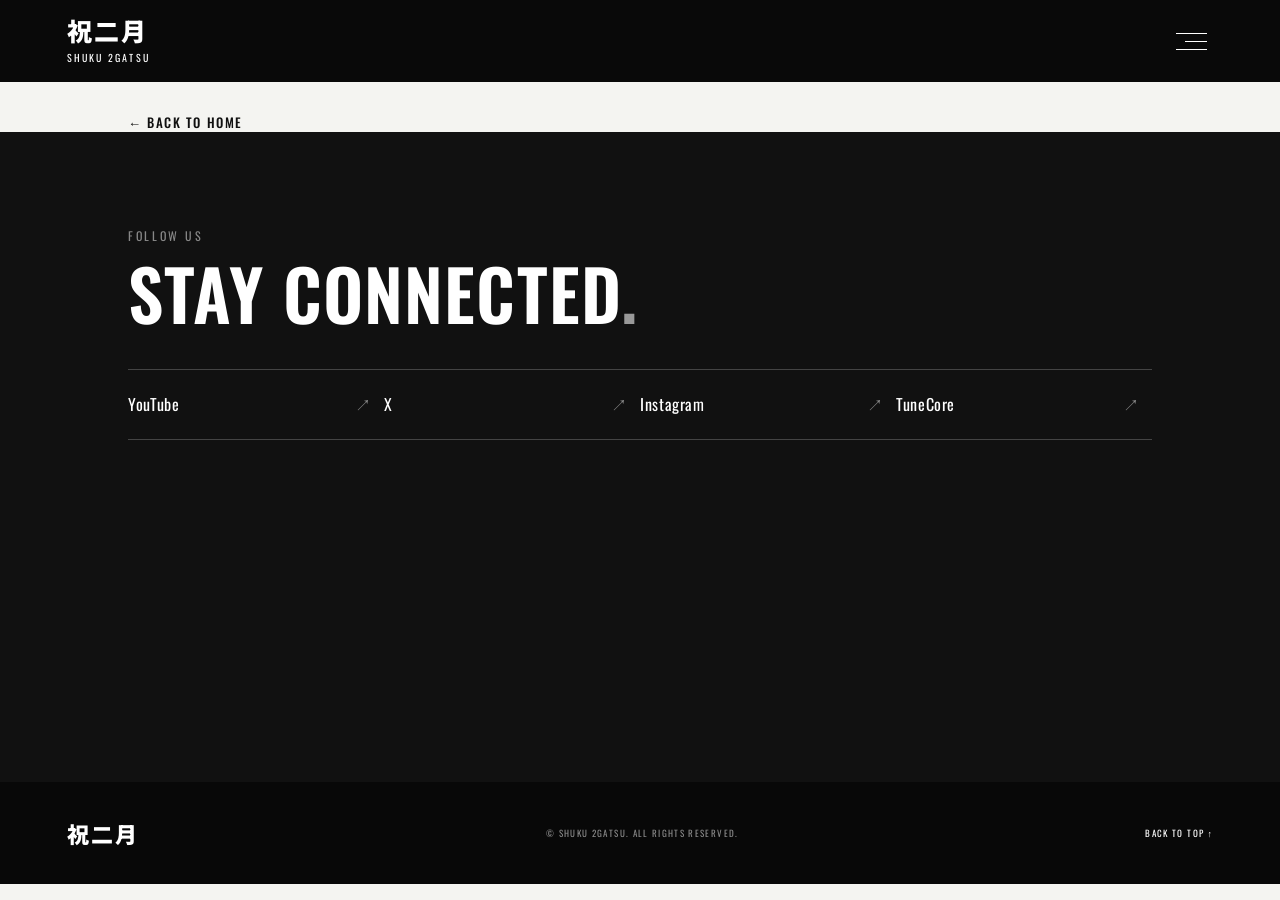
<file: links.html>
<!DOCTYPE html>

<html lang="ja">
<head>
<meta charset="utf-8"/>
<meta content="width=device-width, initial-scale=1" name="viewport"/>
<meta content="祝二月 - OFFICIAL WEBSITE" name="description"/>
<meta content="#080808" name="theme-color"/>
<title>LINKS | 祝二月 OFFICIAL WEBSITE</title>
<link href="https://fonts.googleapis.com" rel="preconnect"/>
<link crossorigin="" href="https://fonts.gstatic.com" rel="preconnect"/>
<link href="https://fonts.googleapis.com/css2?family=Noto+Sans+JP:wght@400;500;700;900&amp;family=Oswald:wght@400;500;600;700&amp;display=swap" rel="stylesheet"/>
<link href="css/style.css?v=20261119-2" rel="stylesheet"/>
<link href="css/extra-sections.css?v=20261120" rel="stylesheet"/>
<link href="css/multipage.css?v=20261120-3" rel="stylesheet"/>
</head>
<body class="detail-page">
<header class="site-header detail-header">
<a aria-label="祝二月 トップ" class="wordmark" href="index.html">祝二月<span>SHUKU 2GATSU</span></a>
<button aria-controls="site-nav" aria-expanded="false" aria-label="メニューを開く" class="menu-toggle">
<span></span><span></span><span></span>
</button>
</header>
<nav aria-hidden="true" class="site-nav" id="site-nav">
<div class="nav-inner">
<p class="nav-kicker">OFFICIAL WEBSITE</p>
<a href="index.html"><span>01</span> TOP</a>
<a href="live.html"><span>02</span> LIVE</a>
<a href="news.html"><span>03</span> NEWS</a>
<a href="biography.html"><span>04</span> BIOGRAPHY</a>
<a href="music.html"><span>05</span> MUSIC</a><a href="mv.html"><span>06</span> MV</a>

<a href="ticket.html"><span>07</span> TICKET</a>
<a href="contact.html"><span>08</span> CONTACT US</a>
<div class="nav-social">
<a href="https://www.youtube.com/@%E7%A5%9D%E4%BA%8C%E6%9C%88" rel="noopener" target="_blank">YouTube ↗</a>
<a href="https://x.com/shuku2gatsu" rel="noopener" target="_blank">X ↗</a>
<a href="https://www.instagram.com/shuku_2gatsu/" rel="noopener" target="_blank">Instagram ↗</a>
</div>
</div>
</nav>
<main><a class="detail-back" href="index.html">← BACK TO HOME</a><section class="social-section" id="links">
<p class="eyebrow">FOLLOW US</p>
<h2>STAY CONNECTED<span>.</span></h2>
<div class="social-links">
<a href="https://www.youtube.com/@%E7%A5%9D%E4%BA%8C%E6%9C%88" rel="noopener" target="_blank">YouTube <b>↗</b></a>
<a href="https://x.com/shuku2gatsu" rel="noopener" target="_blank">X <b>↗</b></a>
<a href="https://www.instagram.com/shuku_2gatsu/" rel="noopener" target="_blank">Instagram <b>↗</b></a>
<a href="https://www.tunecore.co.jp/artists?id=1071066" rel="noopener" target="_blank">TuneCore <b>↗</b></a>
</div>
</section></main>
<footer class="site-footer">
<a class="footer-mark" href="#top">祝二月</a>
<p>© SHUKU 2GATSU. ALL RIGHTS RESERVED.</p>
<a class="back-top" href="#top">BACK TO TOP ↑</a>
</footer>
<script src="js/main.js"></script>
</body>
</html>
</file>
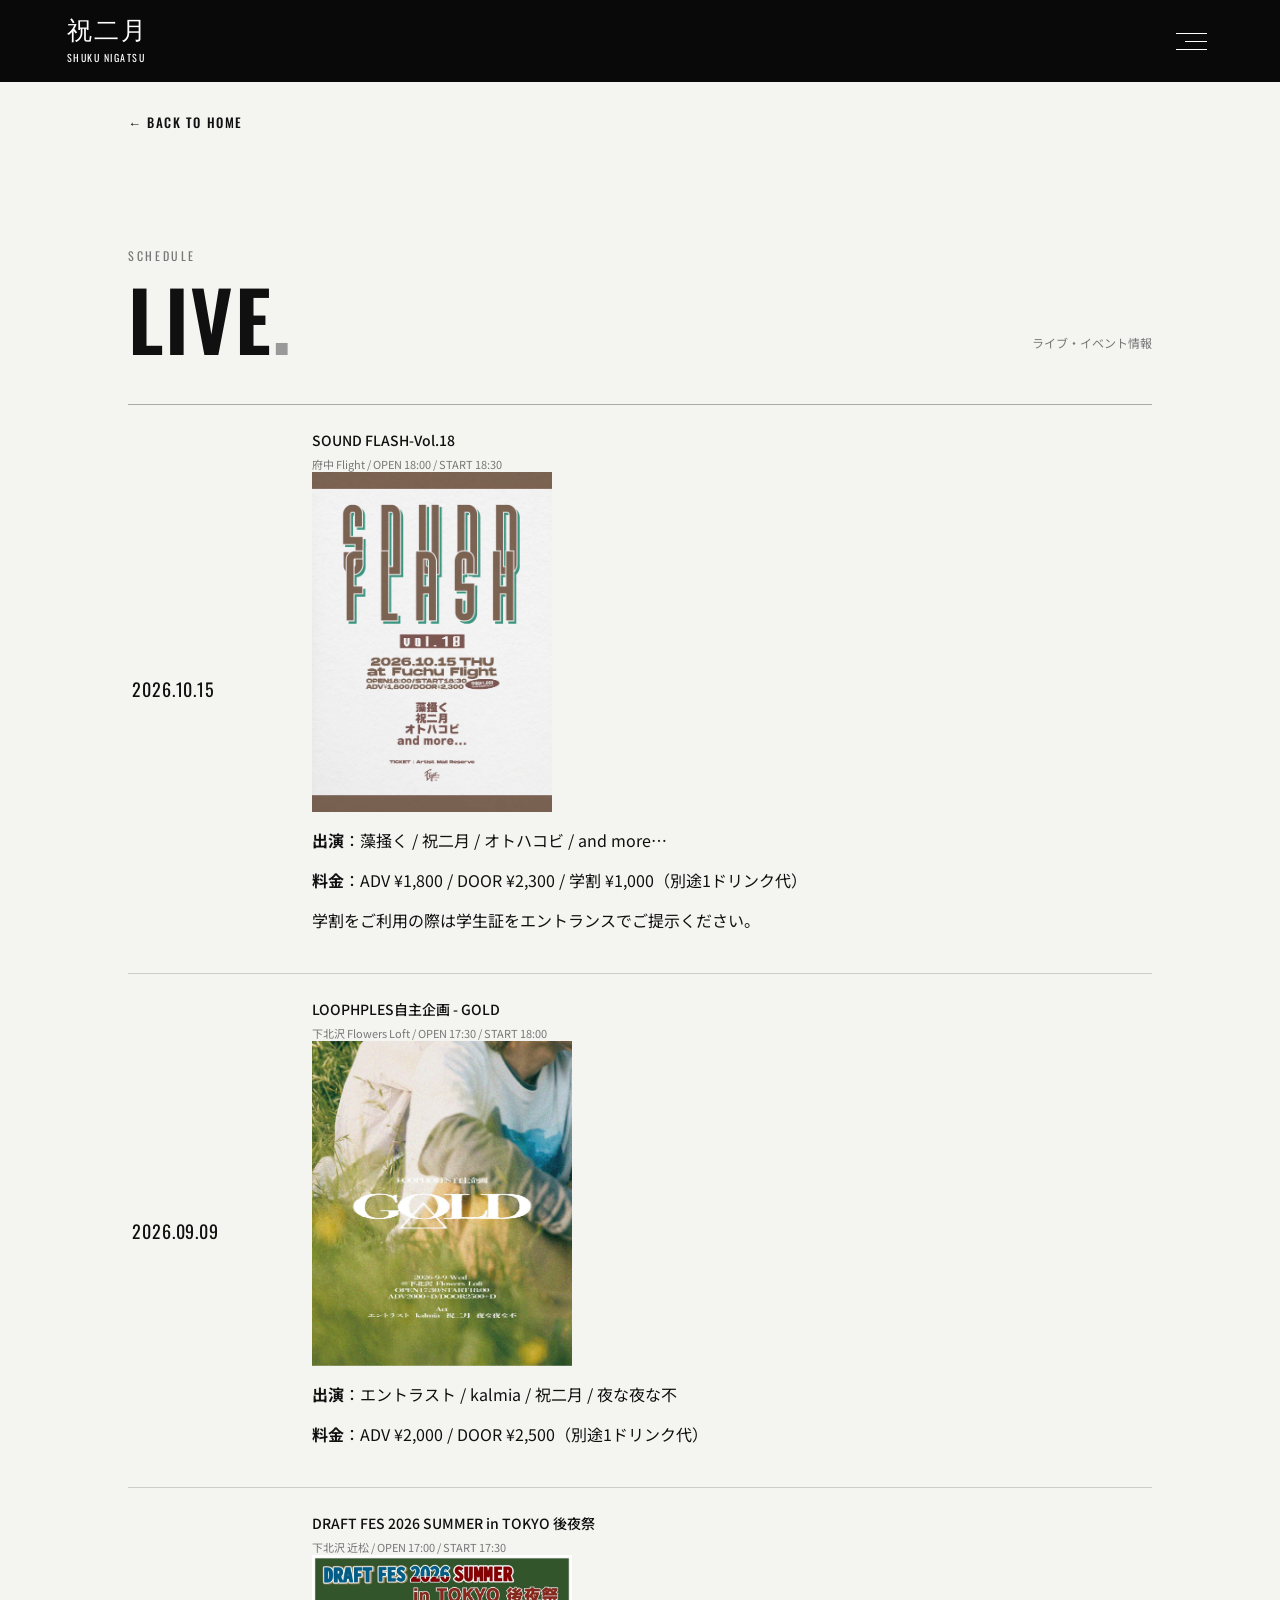
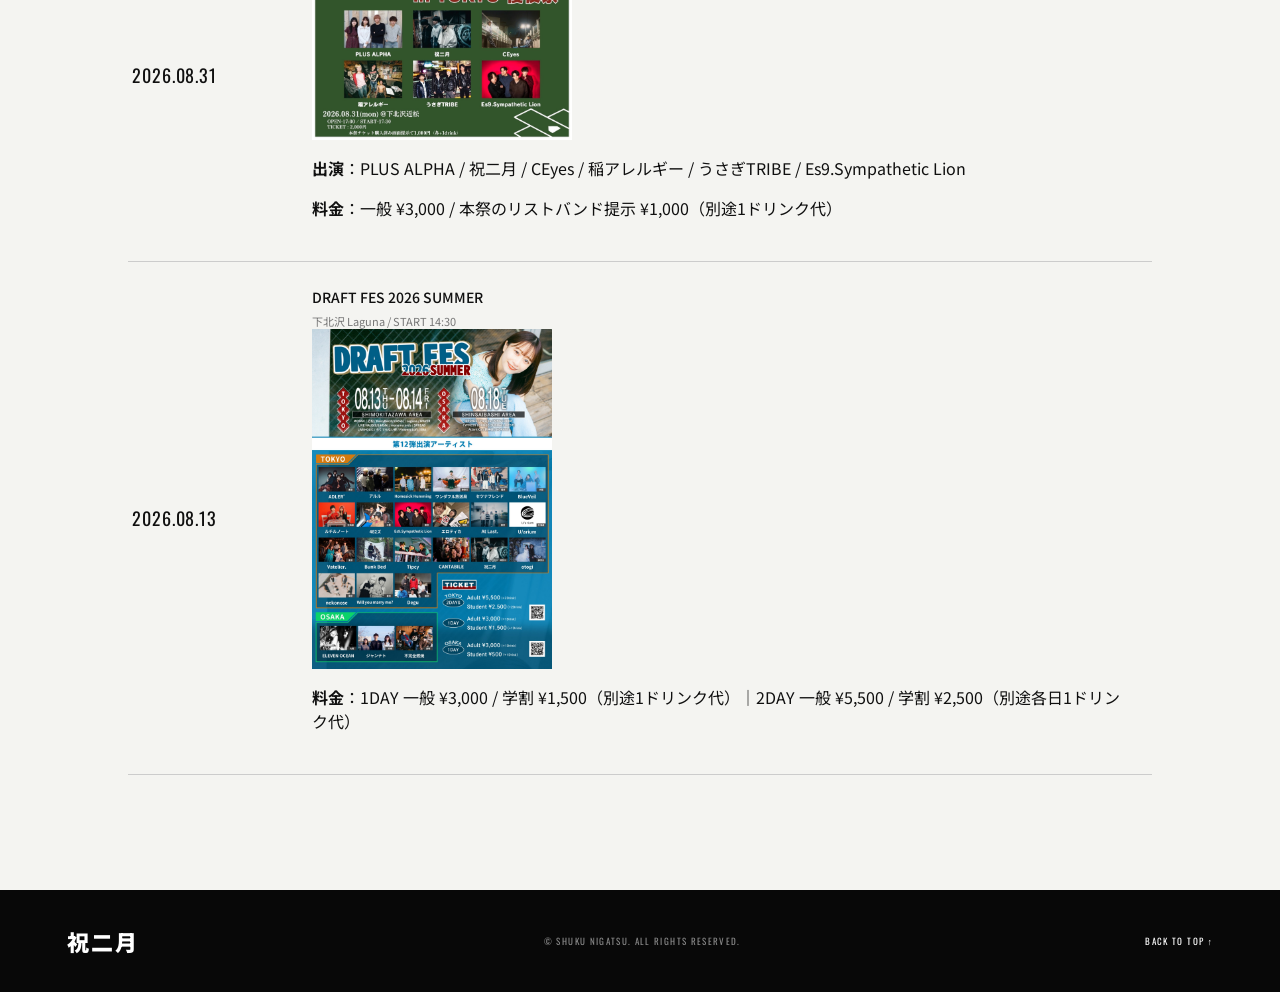
<file: live.html>
<!DOCTYPE html>

<html lang="ja">
<head>
<meta charset="utf-8"/>
<meta content="width=device-width, initial-scale=1" name="viewport"/>
<meta content="祝二月 - OFFICIAL WEBSITE" name="description"/>
<meta content="#080808" name="theme-color"/>
<title>LIVE | 祝二月 OFFICIAL WEBSITE</title>
<link href="https://fonts.googleapis.com" rel="preconnect"/>
<link crossorigin="" href="https://fonts.gstatic.com" rel="preconnect"/>
<link href="https://fonts.googleapis.com/css2?family=Noto+Sans+JP:wght@400;500;700;900&amp;family=Oswald:wght@400;500;600;700&amp;display=swap" rel="stylesheet"/>
<link href="css/style.css?v=20261119-2" rel="stylesheet"/>
<link href="css/extra-sections.css?v=20261120" rel="stylesheet"/>
<link href="css/multipage.css?v=20261120-3" rel="stylesheet"/>
<link rel="icon" type="image/png" href="images/favicon.png?v=20261122"/>
<link rel="apple-touch-icon" href="images/apple-touch-icon.png?v=20261122"/>
<style>
/* Header brand: match the fine Mincho typeface of the hero title */
.site-header .wordmark {font-family:"Yu Mincho","Hiragino Mincho ProN","Hiragino Mincho Pro","Noto Serif JP","MS PMincho",serif !important;font-weight:300 !important;letter-spacing:.09em;}
.site-header .wordmark span {font-family:"Oswald","Noto Sans JP",sans-serif;letter-spacing:.15em;}
</style>
<style>
/* LIVE flyer thumbnails: keep original aspect ratio and prevent oversized posters */
.live-section .entry-list img { display:block; width:auto; max-width:min(100%, 260px); max-height:340px; height:auto; object-fit:contain; }
@media (max-width: 767px) { .live-section .entry-list img { max-width:min(100%, 190px); max-height:260px; } }
</style>
</head>
<body class="detail-page">
<header class="site-header detail-header">
<a aria-label="祝二月 トップ" class="wordmark" href="index.html">祝二月<span>SHUKU NIGATSU</span></a>
<button aria-controls="site-nav" aria-expanded="false" aria-label="メニューを開く" class="menu-toggle">
<span></span><span></span><span></span>
</button>
</header>
<nav aria-hidden="true" class="site-nav" id="site-nav">
<div class="nav-inner">
<p class="nav-kicker">OFFICIAL WEBSITE</p>
<a href="index.html"><span>01</span> TOP</a>
<a href="live.html"><span>02</span> LIVE</a>
<a href="news.html"><span>03</span> NEWS</a>
<a href="biography.html"><span>04</span> BIOGRAPHY</a>
<a href="music.html"><span>05</span> MUSIC</a><a href="mv.html"><span>06</span> MV</a>

<a href="ticket.html"><span>07</span> TICKET</a>
<a href="contact.html"><span>08</span> CONTACT US</a>
<div class="nav-social">
<a href="https://www.youtube.com/@%E7%A5%9D%E4%BA%8C%E6%9C%88" rel="noopener" target="_blank">YouTube ↗</a>
<a href="https://x.com/shuku2gatsu" rel="noopener" target="_blank">X ↗</a>
<a href="https://www.instagram.com/shuku_2gatsu/" rel="noopener" target="_blank">Instagram ↗</a>
</div>
</div>
</nav>
<main><a class="detail-back" href="index.html">← BACK TO HOME</a><section class="section live-section" id="live">
<div class="section-heading">
<div><p class="eyebrow">SCHEDULE</p><h2>LIVE<span>.</span></h2></div>
<p class="section-note">ライブ・イベント情報</p>
</div>
<div class="entry-list" id="live-list">
<p class="loading">LIVE INFORMATION LOADING...</p>
</div>
</section></main>
<footer class="site-footer">
<a class="footer-mark" href="#top">祝二月</a>
<p>© SHUKU NIGATSU. ALL RIGHTS RESERVED.</p>
<a class="back-top" href="#top">BACK TO TOP ↑</a>
</footer>
<script src="js/main.js"></script>
</body>
</html>
</file>
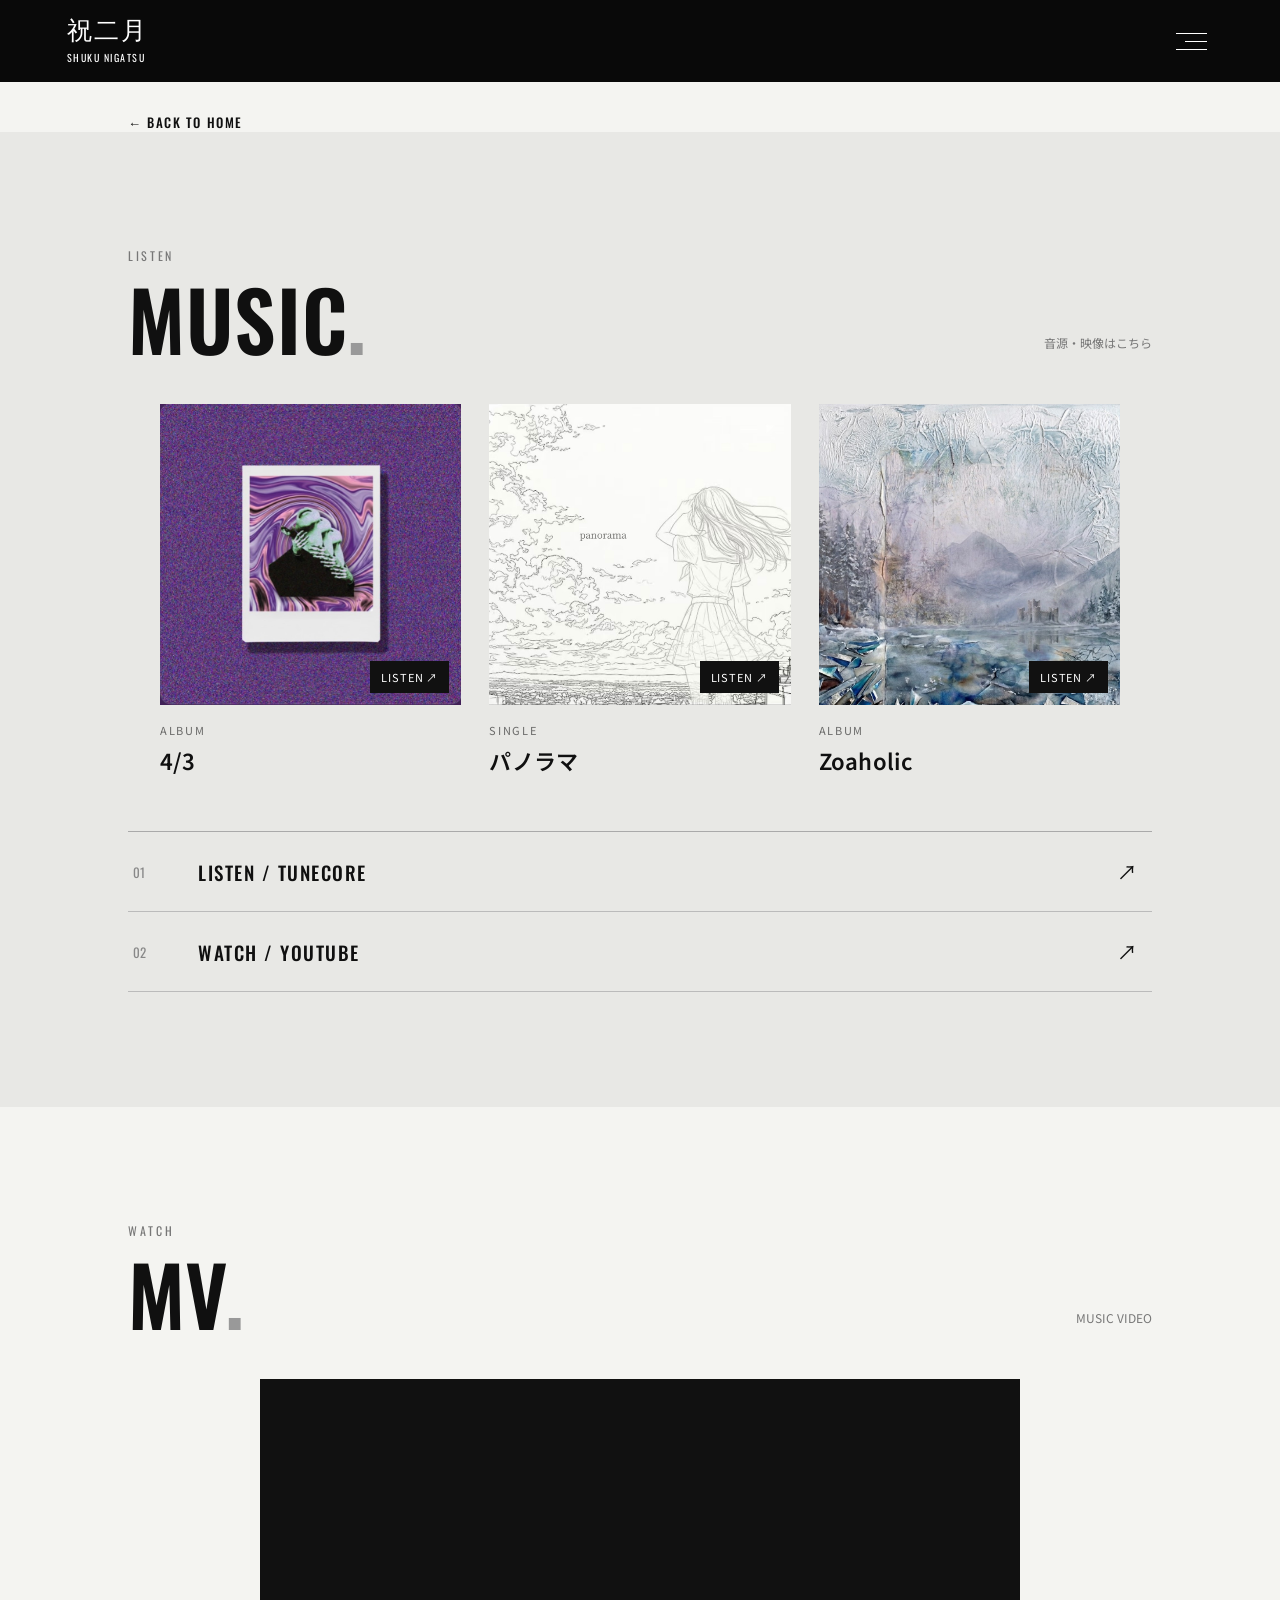
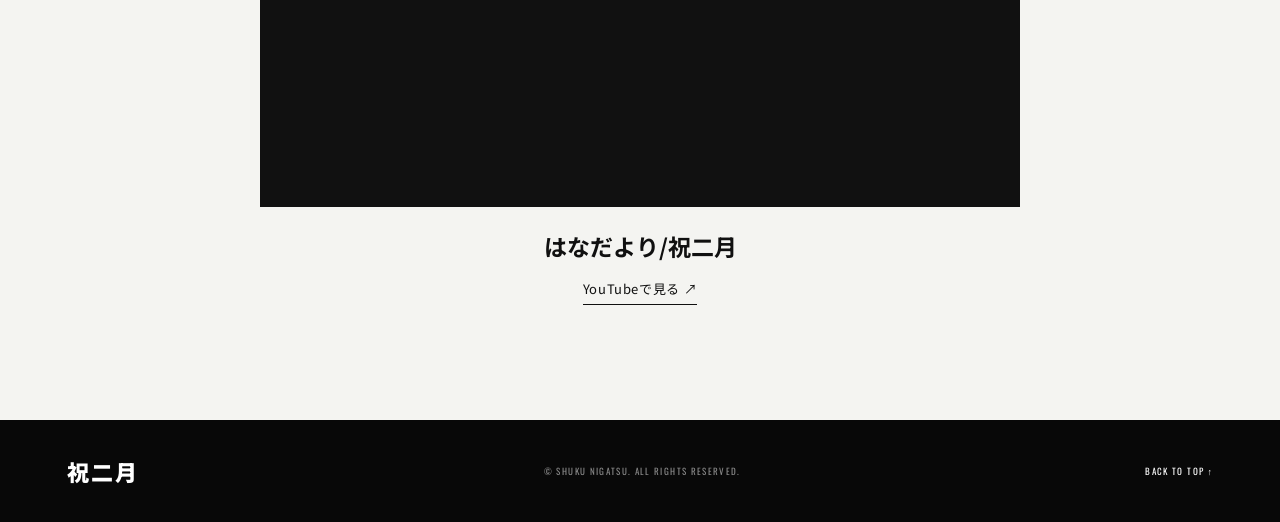
<file: music.html>
<!DOCTYPE html>

<html lang="ja">
<head>
<meta charset="utf-8"/>
<meta content="width=device-width, initial-scale=1" name="viewport"/>
<meta content="祝二月 - OFFICIAL WEBSITE" name="description"/>
<meta content="#080808" name="theme-color"/>
<title>MUSIC | 祝二月 OFFICIAL WEBSITE</title>
<link href="https://fonts.googleapis.com" rel="preconnect"/>
<link crossorigin="" href="https://fonts.gstatic.com" rel="preconnect"/>
<link href="https://fonts.googleapis.com/css2?family=Noto+Sans+JP:wght@400;500;700;900&amp;family=Oswald:wght@400;500;600;700&amp;display=swap" rel="stylesheet"/>
<link href="css/style.css?v=20261119-2" rel="stylesheet"/>
<link href="css/extra-sections.css?v=20261120" rel="stylesheet"/>
<link href="css/multipage.css?v=20261120-3" rel="stylesheet"/>
<link rel="icon" type="image/png" href="images/favicon.png?v=20261122"/>
<link rel="apple-touch-icon" href="images/apple-touch-icon.png?v=20261122"/>
<style>
/* Header brand: match the fine Mincho typeface of the hero title */
.site-header .wordmark {font-family:"Yu Mincho","Hiragino Mincho ProN","Hiragino Mincho Pro","Noto Serif JP","MS PMincho",serif !important;font-weight:300 !important;letter-spacing:.09em;}
.site-header .wordmark span {font-family:"Oswald","Noto Sans JP",sans-serif;letter-spacing:.15em;}
</style>
<style>
/* MUSIC: uniform square jacket cards, responsive without overflow */
.music-section .release-grid { display:grid !important; grid-template-columns:repeat(3,minmax(0,1fr)) !important; gap:clamp(12px,2.4vw,28px) !important; max-width:960px !important; width:100% !important; margin-left:auto !important; margin-right:auto !important; }
.music-section .release-card { min-width:0 !important; width:100% !important; max-width:none !important; }
.music-section .release-card > a { display:block !important; position:relative !important; width:100% !important; aspect-ratio:1/1 !important; height:auto !important; overflow:hidden !important; }
.music-section .release-card > a > img { display:block !important; width:100% !important; height:100% !important; max-width:100% !important; max-height:100% !important; aspect-ratio:1/1 !important; object-fit:cover !important; }
@media (max-width:767px) {
  .music-section .release-grid { grid-template-columns:repeat(2,minmax(0,1fr)) !important; gap:16px 12px !important; }
  .music-section .release-card h3 { overflow-wrap:anywhere; }
}
@media (max-width:360px) { .music-section .release-grid { gap:12px 8px !important; } }
</style>
</head>
<body class="detail-page">
<header class="site-header detail-header">
<a aria-label="祝二月 トップ" class="wordmark" href="index.html">祝二月<span>SHUKU NIGATSU</span></a>
<button aria-controls="site-nav" aria-expanded="false" aria-label="メニューを開く" class="menu-toggle">
<span></span><span></span><span></span>
</button>
</header>
<nav aria-hidden="true" class="site-nav" id="site-nav">
<div class="nav-inner">
<p class="nav-kicker">OFFICIAL WEBSITE</p>
<a href="index.html"><span>01</span> TOP</a>
<a href="live.html"><span>02</span> LIVE</a>
<a href="news.html"><span>03</span> NEWS</a>
<a href="biography.html"><span>04</span> BIOGRAPHY</a>
<a href="music.html"><span>05</span> MUSIC</a><a href="mv.html"><span>06</span> MV</a>

<a href="ticket.html"><span>07</span> TICKET</a>
<a href="contact.html"><span>08</span> CONTACT US</a>
<div class="nav-social">
<a href="https://www.youtube.com/@%E7%A5%9D%E4%BA%8C%E6%9C%88" rel="noopener" target="_blank">YouTube ↗</a>
<a href="https://x.com/shuku2gatsu" rel="noopener" target="_blank">X ↗</a>
<a href="https://www.instagram.com/shuku_2gatsu/" rel="noopener" target="_blank">Instagram ↗</a>
</div>
</div>
</nav>
<main><a class="detail-back" href="index.html">← BACK TO HOME</a><section class="section music-section" id="music">
<div class="section-heading">
<div><p class="eyebrow">LISTEN</p><h2>MUSIC<span>.</span></h2></div>
<p class="section-note">音源・映像はこちら</p>
</div>
<div aria-label="リリース作品一覧" class="release-grid">
<article class="release-card">
<a aria-label="4/3 を聴く" href="https://www.tunecore.co.jp/artists?id=1071066" rel="noopener" target="_blank">
<img alt="4/3 ジャケット" loading="lazy" src="images/4-3.jpeg"/>
<span class="release-action">LISTEN ↗</span>
</a>
<p class="release-kind">ALBUM</p>
<h3>4/3</h3>
</article>
<article class="release-card">
<a aria-label="パノラマ を聴く" href="https://www.tunecore.co.jp/artists?id=1071066" rel="noopener" target="_blank">
<img alt="パノラマ ジャケット" loading="lazy" src="images/panorama.png"/>
<span class="release-action">LISTEN ↗</span>
</a>
<p class="release-kind">SINGLE</p>
<h3>パノラマ</h3>
</article>
<article class="release-card">
<a aria-label="Zoaholic を聴く" href="https://www.tunecore.co.jp/artists?id=1071066" rel="noopener" target="_blank">
<img alt="Zoaholic ジャケット" loading="lazy" src="images/zoaholic.png"/>
<span class="release-action">LISTEN ↗</span>
</a>
<p class="release-kind">ALBUM</p>
<h3>Zoaholic</h3>
</article>
</div>
<div class="music-links">
<a href="https://www.tunecore.co.jp/artists?id=1071066" rel="noopener" target="_blank"><span>01</span><strong>LISTEN / TUNECORE</strong><i>↗</i></a>
<a href="https://www.youtube.com/@%E7%A5%9D%E4%BA%8C%E6%9C%88" rel="noopener" target="_blank"><span>02</span><strong>WATCH / YOUTUBE</strong><i>↗</i></a>
</div>
</section><section class="section mv-section" id="mv">
<div class="section-heading"><div><p class="eyebrow">WATCH</p><h2>MV<span>.</span></h2></div><p class="section-note">MUSIC VIDEO</p></div>
<div class="mv-content"><div class="mv-video"><iframe allow="accelerometer; autoplay; clipboard-write; encrypted-media; gyroscope; picture-in-picture; web-share" allowfullscreen="" loading="lazy" referrerpolicy="strict-origin-when-cross-origin" src="https://www.youtube-nocookie.com/embed/ryfev__MuSs" title="はなだより / 祝二月 ミュージックビデオ"></iframe></div>
<p class="mv-title">はなだより/祝二月</p><a class="mv-youtube-link" href="https://youtu.be/ryfev__MuSs" rel="noopener noreferrer" target="_blank">YouTubeで見る ↗</a></div>
</section></main>
<footer class="site-footer">
<a class="footer-mark" href="#top">祝二月</a>
<p>© SHUKU NIGATSU. ALL RIGHTS RESERVED.</p>
<a class="back-top" href="#top">BACK TO TOP ↑</a>
</footer>
<script src="js/main.js"></script>
</body>
</html>
</file>
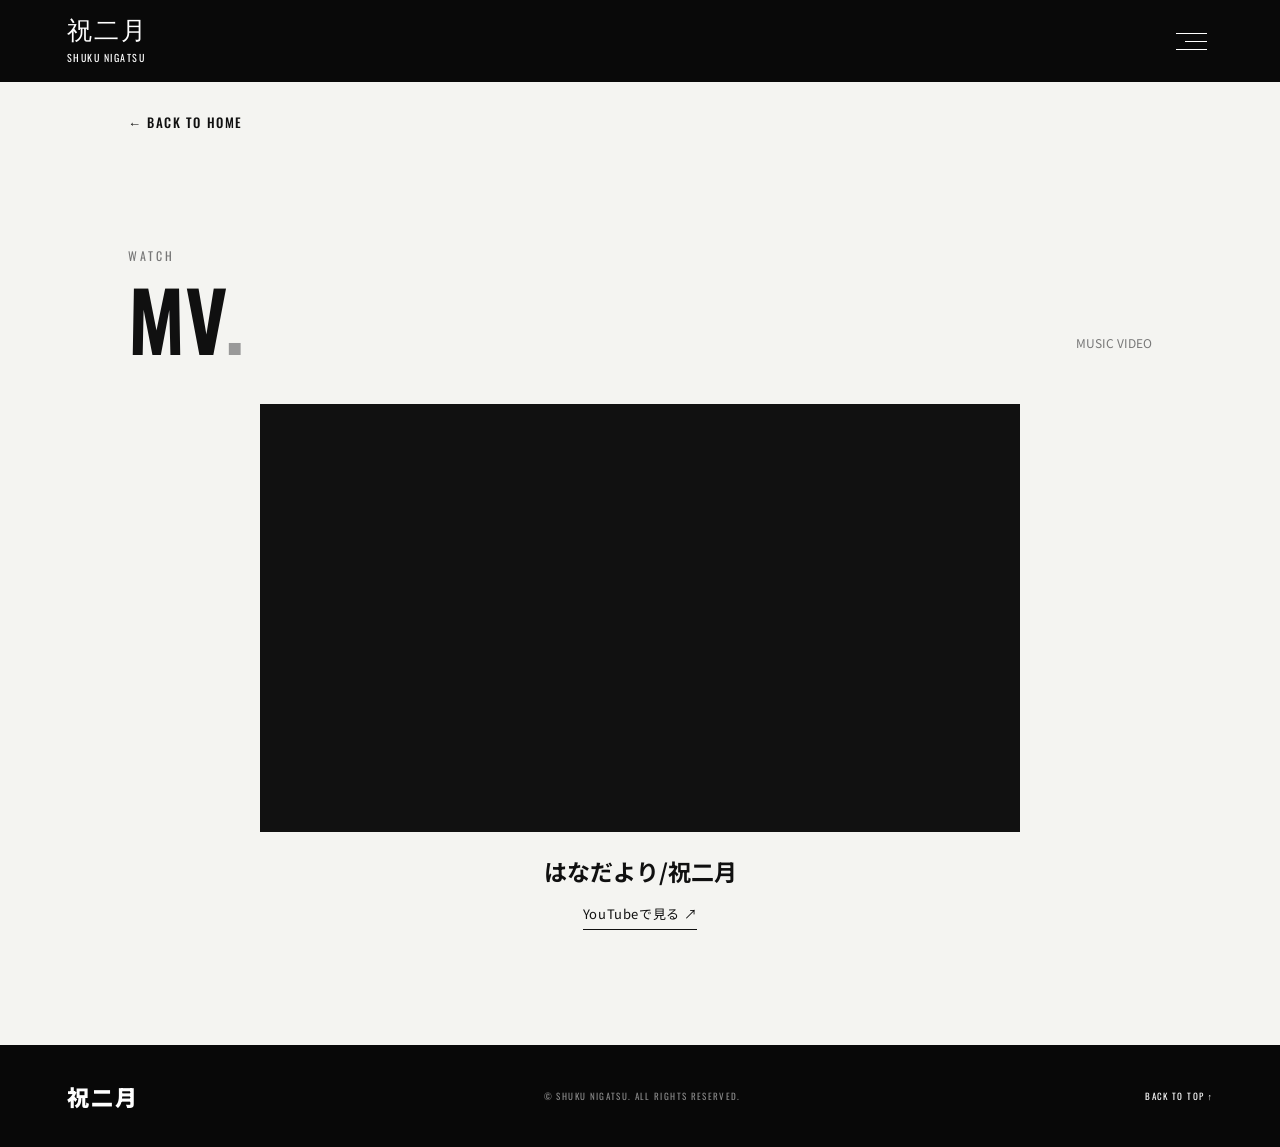
<file: mv.html>
<!DOCTYPE html>

<html lang="ja">
<head>
<meta charset="utf-8"/>
<meta content="width=device-width, initial-scale=1" name="viewport"/>
<meta content="祝二月 - OFFICIAL WEBSITE" name="description"/>
<meta content="#080808" name="theme-color"/>
<title>MV | 祝二月 OFFICIAL WEBSITE</title>
<link href="https://fonts.googleapis.com" rel="preconnect"/>
<link crossorigin="" href="https://fonts.gstatic.com" rel="preconnect"/>
<link href="https://fonts.googleapis.com/css2?family=Noto+Sans+JP:wght@400;500;700;900&amp;family=Oswald:wght@400;500;600;700&amp;display=swap" rel="stylesheet"/>
<link href="css/style.css?v=20261119-2" rel="stylesheet"/>
<link href="css/extra-sections.css?v=20261120" rel="stylesheet"/>
<link href="css/multipage.css?v=20261120-3" rel="stylesheet"/>
<link rel="icon" type="image/png" href="images/favicon.png?v=20261122"/>
<link rel="apple-touch-icon" href="images/apple-touch-icon.png?v=20261122"/>
<style>
/* Header brand: match the fine Mincho typeface of the hero title */
.site-header .wordmark {font-family:"Yu Mincho","Hiragino Mincho ProN","Hiragino Mincho Pro","Noto Serif JP","MS PMincho",serif !important;font-weight:300 !important;letter-spacing:.09em;}
.site-header .wordmark span {font-family:"Oswald","Noto Sans JP",sans-serif;letter-spacing:.15em;}
</style>
</head>
<body class="detail-page">
<header class="site-header detail-header">
<a aria-label="祝二月 トップ" class="wordmark" href="index.html">祝二月<span>SHUKU NIGATSU</span></a>
<button aria-controls="site-nav" aria-expanded="false" aria-label="メニューを開く" class="menu-toggle">
<span></span><span></span><span></span>
</button>
</header>
<nav aria-hidden="true" class="site-nav" id="site-nav">
<div class="nav-inner">
<p class="nav-kicker">OFFICIAL WEBSITE</p>
<a href="index.html"><span>01</span> TOP</a>
<a href="live.html"><span>02</span> LIVE</a>
<a href="news.html"><span>03</span> NEWS</a>
<a href="biography.html"><span>04</span> BIOGRAPHY</a>
<a href="music.html"><span>05</span> MUSIC</a><a href="mv.html"><span>06</span> MV</a>
<a href="ticket.html"><span>07</span> TICKET</a>
<a href="contact.html"><span>08</span> CONTACT US</a>
<div class="nav-social">
<a href="https://www.youtube.com/@%E7%A5%9D%E4%BA%8C%E6%9C%88" rel="noopener" target="_blank">YouTube ↗</a>
<a href="https://x.com/shuku2gatsu" rel="noopener" target="_blank">X ↗</a>
<a href="https://www.instagram.com/shuku_2gatsu/" rel="noopener" target="_blank">Instagram ↗</a>
</div>
</div>
</nav>
<main><a class="detail-back" href="index.html">← BACK TO HOME</a><section class="section mv-section" id="mv">
<div class="section-heading"><div><p class="eyebrow">WATCH</p><h2>MV<span>.</span></h2></div><p class="section-note">MUSIC VIDEO</p></div>
<div class="mv-content"><div class="mv-video"><iframe allow="accelerometer; autoplay; clipboard-write; encrypted-media; gyroscope; picture-in-picture; web-share" allowfullscreen="" loading="lazy" referrerpolicy="strict-origin-when-cross-origin" src="https://www.youtube-nocookie.com/embed/ryfev__MuSs" title="はなだより / 祝二月 ミュージックビデオ"></iframe></div>
<p class="mv-title">はなだより/祝二月</p><a class="mv-youtube-link" href="https://youtu.be/ryfev__MuSs" rel="noopener noreferrer" target="_blank">YouTubeで見る ↗</a></div>
</section></main>
<footer class="site-footer">
<a class="footer-mark" href="#top">祝二月</a>
<p>© SHUKU NIGATSU. ALL RIGHTS RESERVED.</p>
<a class="back-top" href="#top">BACK TO TOP ↑</a>
</footer>
<script src="js/main.js"></script>
</body>
</html>
</file>
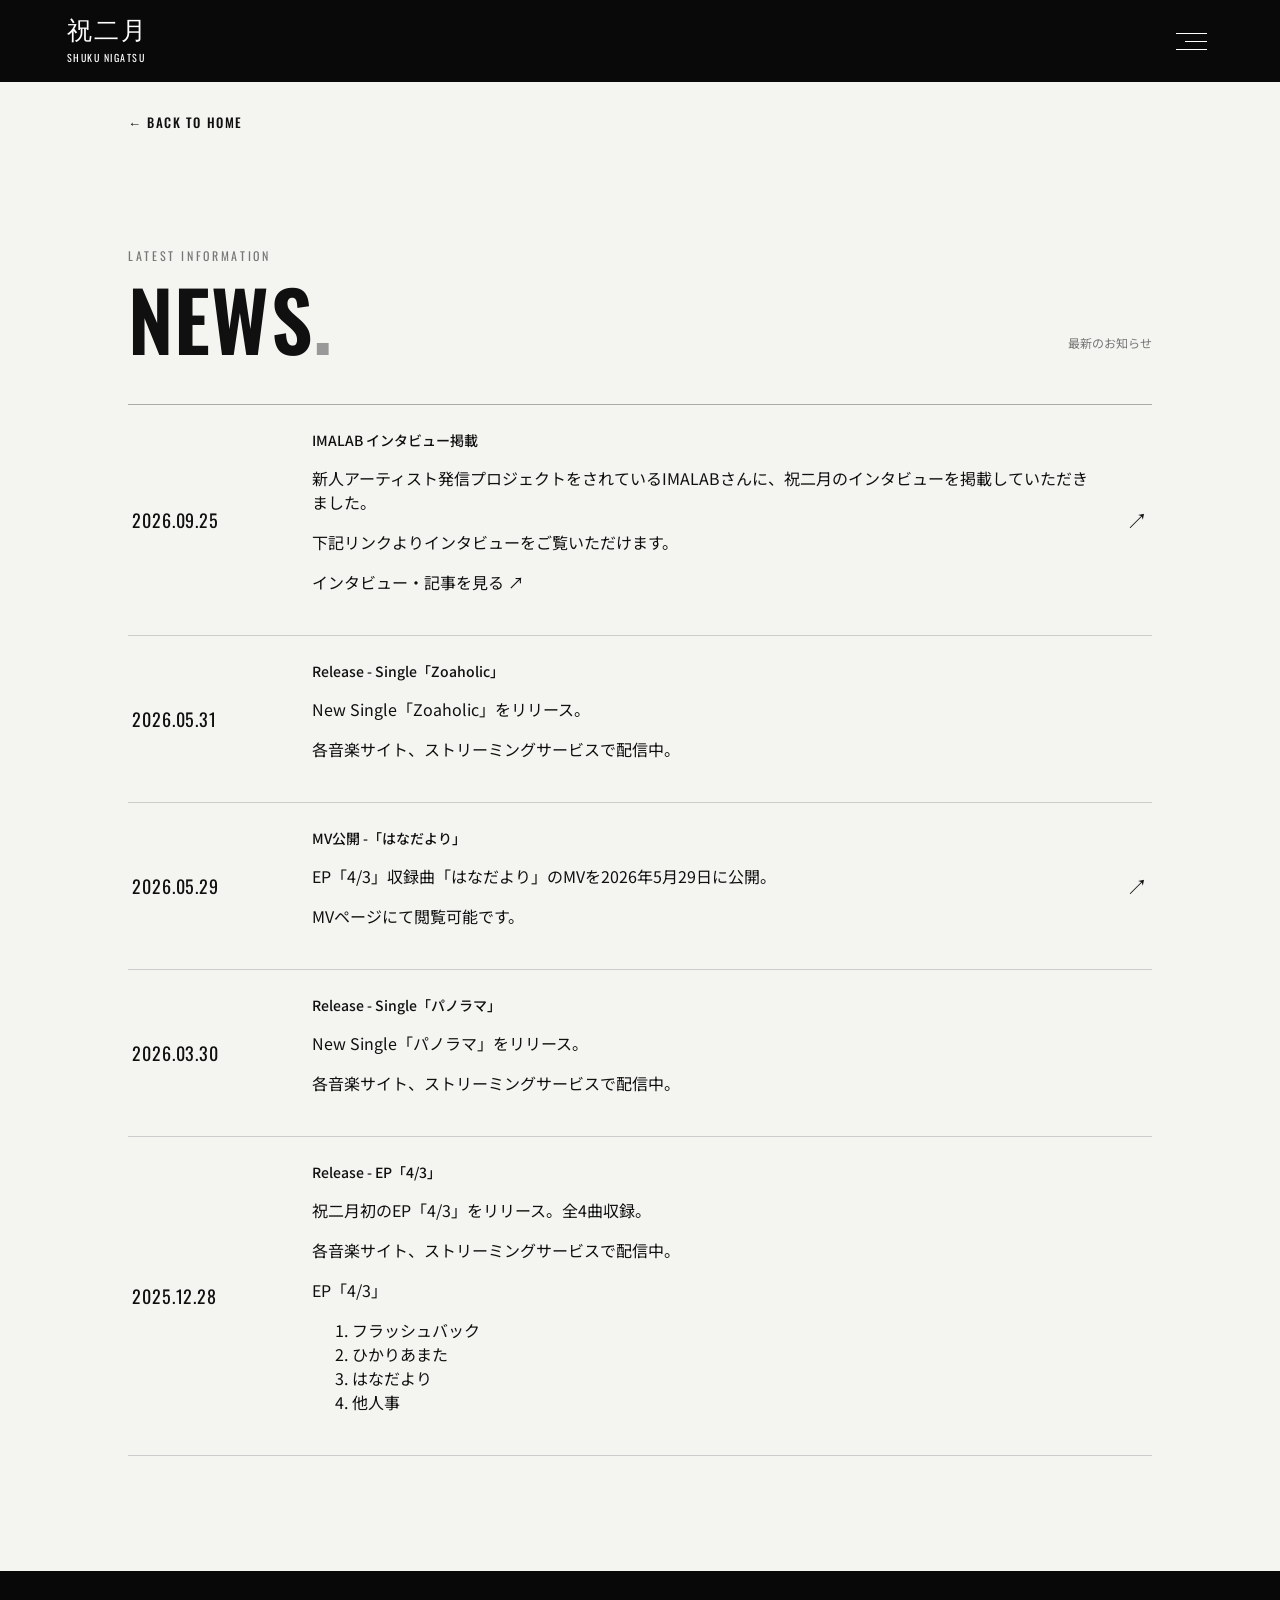
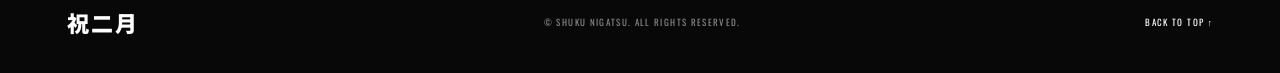
<file: news.html>
<!DOCTYPE html>

<html lang="ja">
<head>
<meta charset="utf-8"/>
<meta content="width=device-width, initial-scale=1" name="viewport"/>
<meta content="祝二月 - OFFICIAL WEBSITE" name="description"/>
<meta content="#080808" name="theme-color"/>
<title>NEWS | 祝二月 OFFICIAL WEBSITE</title>
<link href="https://fonts.googleapis.com" rel="preconnect"/>
<link crossorigin="" href="https://fonts.gstatic.com" rel="preconnect"/>
<link href="https://fonts.googleapis.com/css2?family=Noto+Sans+JP:wght@400;500;700;900&amp;family=Oswald:wght@400;500;600;700&amp;display=swap" rel="stylesheet"/>
<link href="css/style.css?v=20261119-2" rel="stylesheet"/>
<link href="css/extra-sections.css?v=20261120" rel="stylesheet"/>
<link href="css/multipage.css?v=20261120-3" rel="stylesheet"/>
<link rel="icon" type="image/png" href="images/favicon.png?v=20261122"/>
<link rel="apple-touch-icon" href="images/apple-touch-icon.png?v=20261122"/>
<style>
/* Header brand: match the fine Mincho typeface of the hero title */
.site-header .wordmark {font-family:"Yu Mincho","Hiragino Mincho ProN","Hiragino Mincho Pro","Noto Serif JP","MS PMincho",serif !important;font-weight:300 !important;letter-spacing:.09em;}
.site-header .wordmark span {font-family:"Oswald","Noto Sans JP",sans-serif;letter-spacing:.15em;}
</style>
<style>
/* NEWS jacket thumbnails: equal-size squares, no cropping, mobile friendly */
.news-section .entry-list .news-cover {
  display:block !important;
  box-sizing:border-box !important;
  width:min(100%, 220px) !important;
  height:auto !important;
  aspect-ratio:1 / 1 !important;
  max-width:220px !important;
  max-height:220px !important;
  object-fit:contain !important;
  object-position:center !important;
  margin:14px 0 !important;
}
@media (max-width:767px) {
  .news-section .entry-list .news-cover {
    width:min(100%, 150px) !important;
    max-width:150px !important;
    max-height:150px !important;
  }
}
</style>
</head>
<body class="detail-page">
<header class="site-header detail-header">
<a aria-label="祝二月 トップ" class="wordmark" href="index.html">祝二月<span>SHUKU NIGATSU</span></a>
<button aria-controls="site-nav" aria-expanded="false" aria-label="メニューを開く" class="menu-toggle">
<span></span><span></span><span></span>
</button>
</header>
<nav aria-hidden="true" class="site-nav" id="site-nav">
<div class="nav-inner">
<p class="nav-kicker">OFFICIAL WEBSITE</p>
<a href="index.html"><span>01</span> TOP</a>
<a href="live.html"><span>02</span> LIVE</a>
<a href="news.html"><span>03</span> NEWS</a>
<a href="biography.html"><span>04</span> BIOGRAPHY</a>
<a href="music.html"><span>05</span> MUSIC</a><a href="mv.html"><span>06</span> MV</a>

<a href="ticket.html"><span>07</span> TICKET</a>
<a href="contact.html"><span>08</span> CONTACT US</a>
<div class="nav-social">
<a href="https://www.youtube.com/@%E7%A5%9D%E4%BA%8C%E6%9C%88" rel="noopener" target="_blank">YouTube ↗</a>
<a href="https://x.com/shuku2gatsu" rel="noopener" target="_blank">X ↗</a>
<a href="https://www.instagram.com/shuku_2gatsu/" rel="noopener" target="_blank">Instagram ↗</a>
</div>
</div>
</nav>
<main><a class="detail-back" href="index.html">← BACK TO HOME</a><section class="section news-section" id="news">
<div class="section-heading">
<div><p class="eyebrow">LATEST INFORMATION</p><h2>NEWS<span>.</span></h2></div>
<p class="section-note">最新のお知らせ</p>
</div>
<div class="entry-list" id="news-list">
<p class="loading">NEWS LOADING...</p>
</div>

</section></main>
<footer class="site-footer">
<a class="footer-mark" href="#top">祝二月</a>
<p>© SHUKU NIGATSU. ALL RIGHTS RESERVED.</p>
<a class="back-top" href="#top">BACK TO TOP ↑</a>
</footer>
<script src="js/main.js"></script>
</body>
</html>
</file>
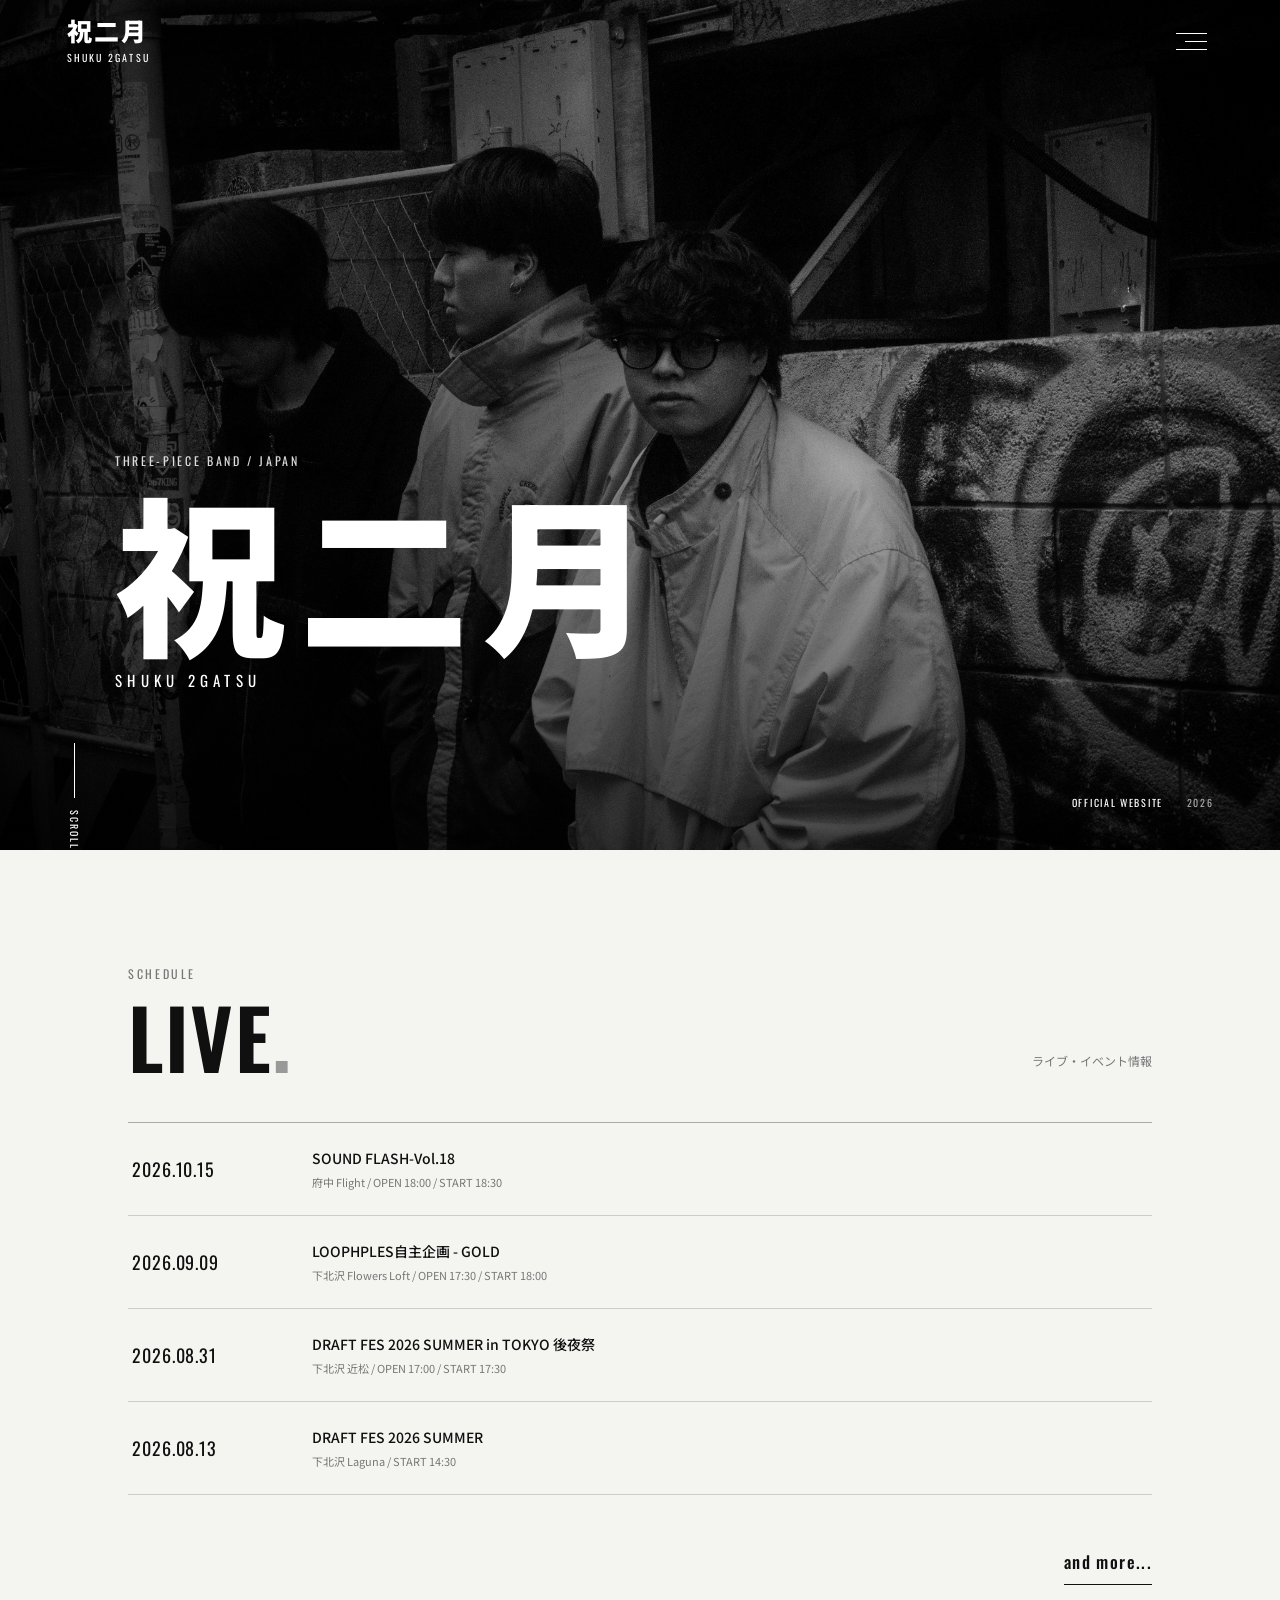
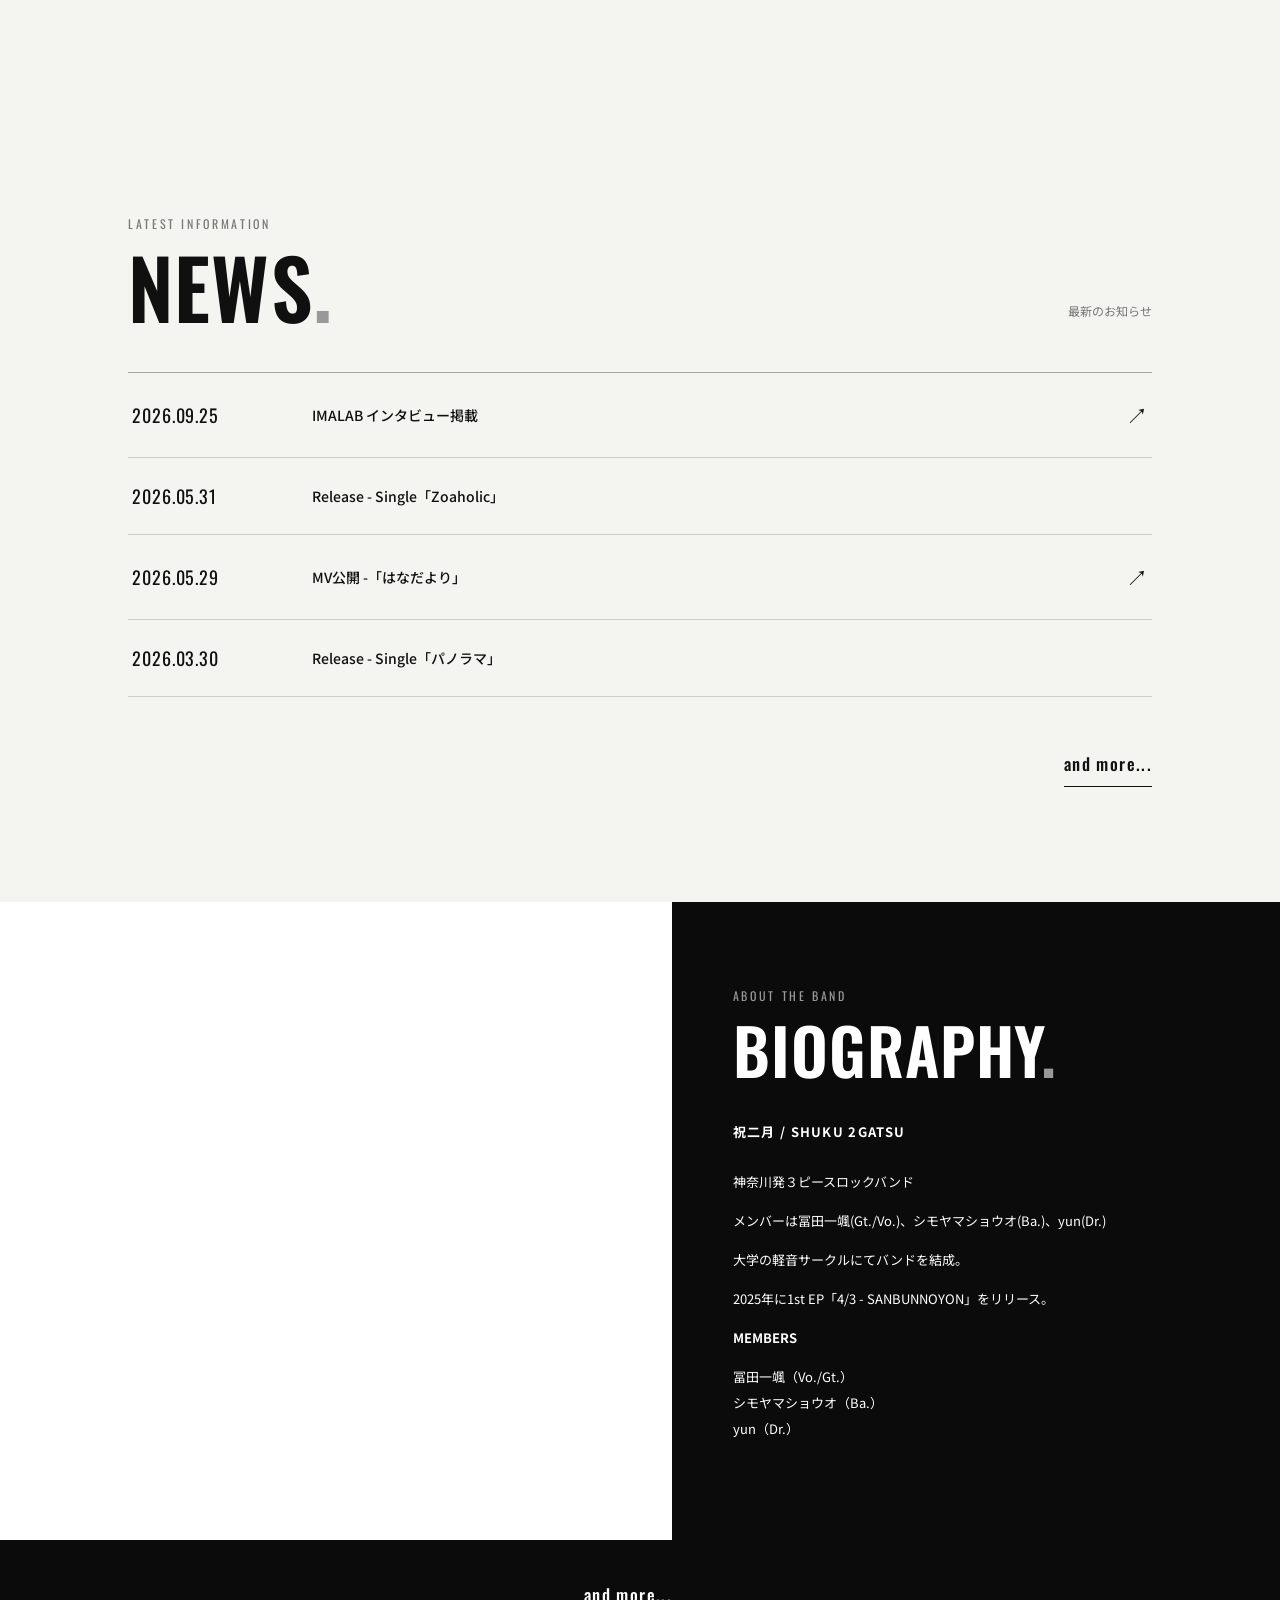
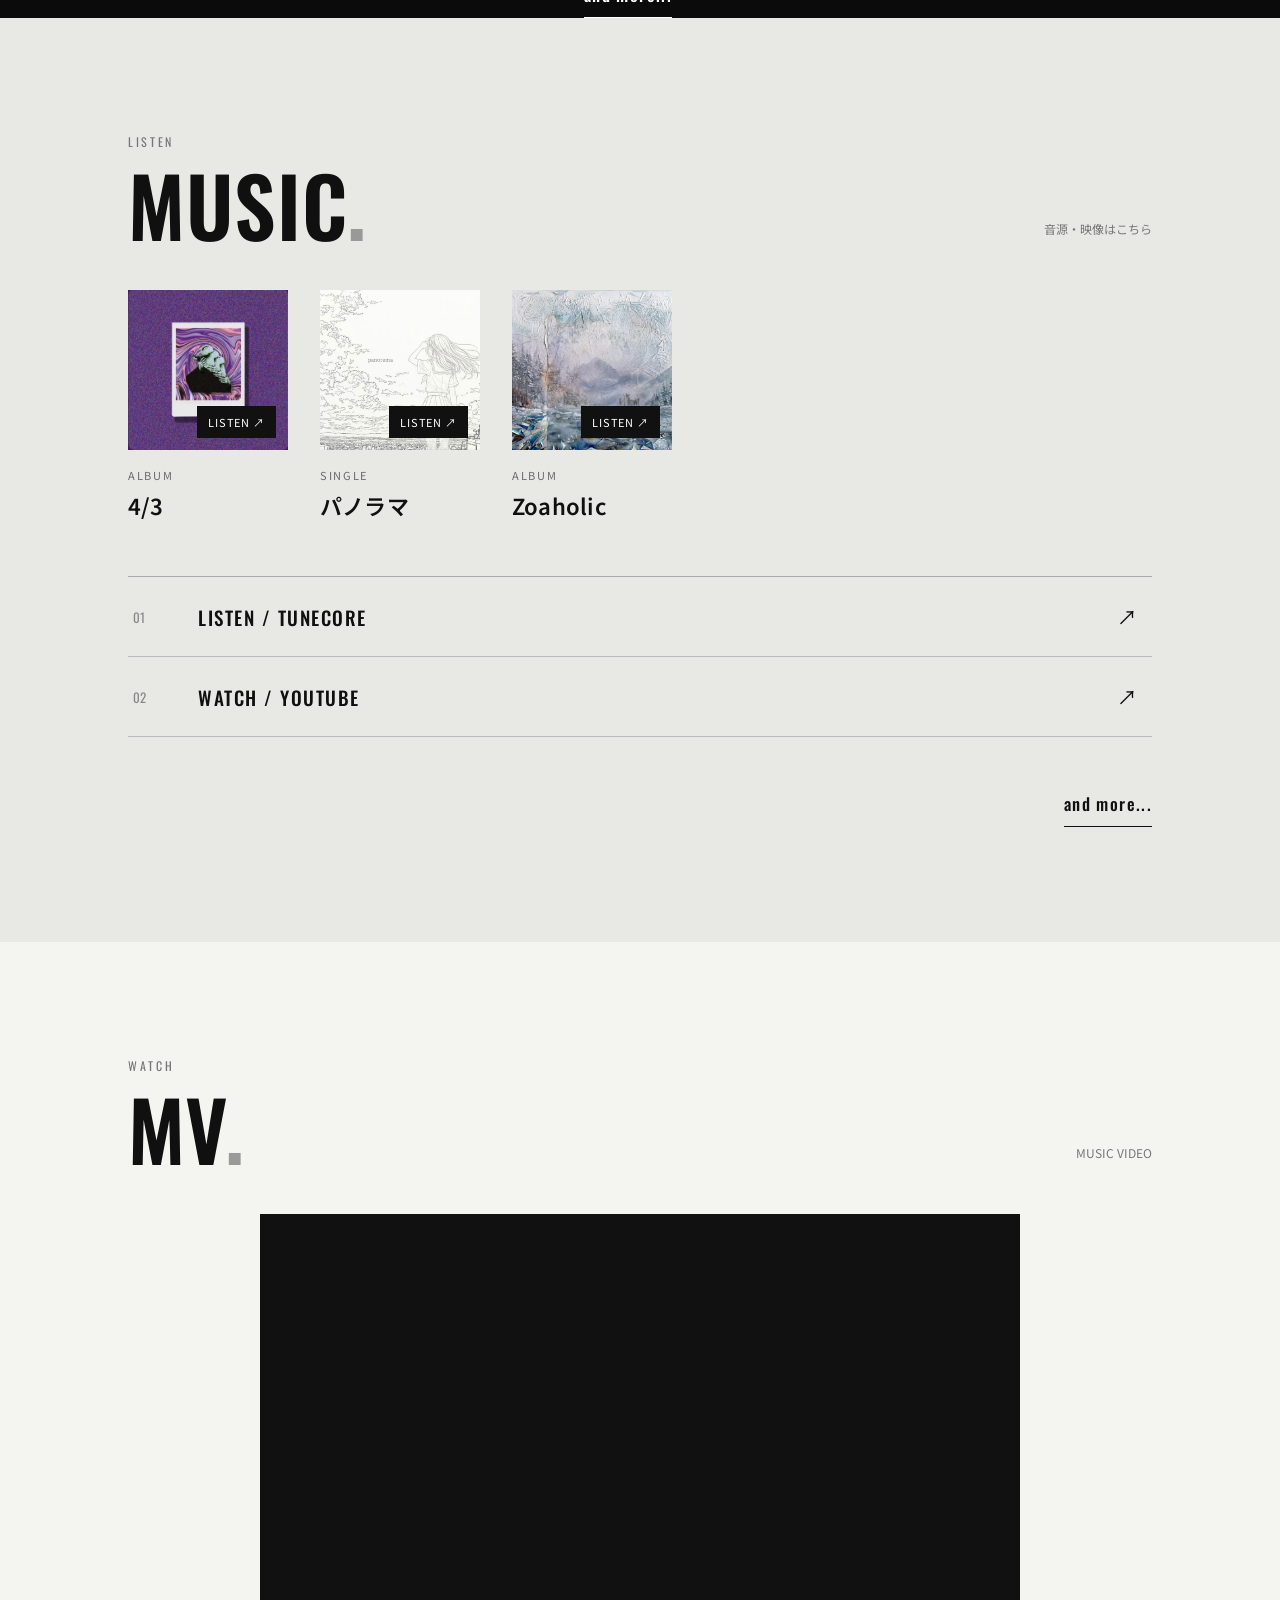
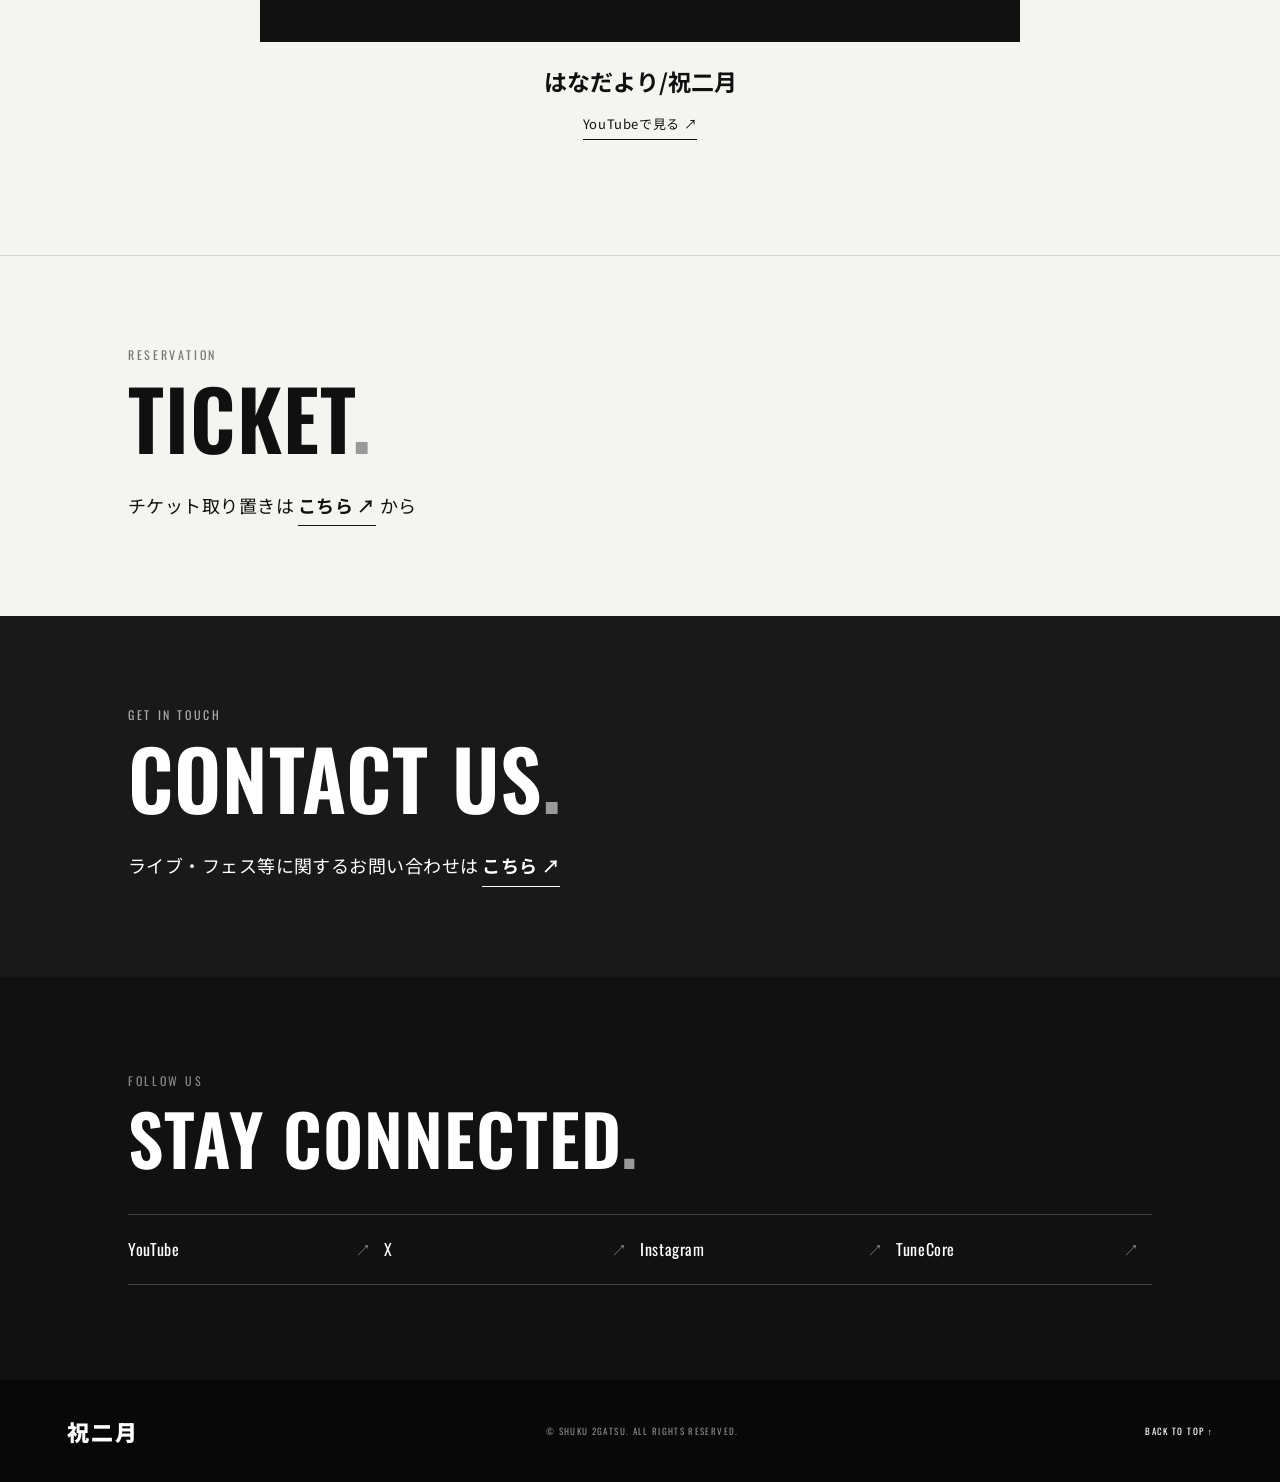
<file: shuku-index-news-note-removed.html>
<!DOCTYPE html>

<html lang="ja">
<head>
<meta charset="utf-8"/>
<meta content="width=device-width, initial-scale=1" name="viewport"/>
<meta content="祝二月 - OFFICIAL WEBSITE" name="description"/>
<meta content="#080808" name="theme-color"/>
<title>祝二月 | OFFICIAL WEBSITE</title>
<link href="https://fonts.googleapis.com" rel="preconnect"/>
<link crossorigin="" href="https://fonts.gstatic.com" rel="preconnect"/>
<link href="https://fonts.googleapis.com/css2?family=Noto+Sans+JP:wght@400;500;700;900&amp;family=Oswald:wght@400;500;600;700&amp;display=swap" rel="stylesheet"/>
<link href="css/style.css?v=20261119-2" rel="stylesheet"/>
<link href="css/extra-sections.css?v=20261120" rel="stylesheet"/>
<link href="css/multipage.css?v=20261120-3" rel="stylesheet"/>
</head>
<body>
<header class="site-header">
<a aria-label="祝二月 トップ" class="wordmark" href="index.html">祝二月<span>SHUKU 2GATSU</span></a>
<button aria-controls="site-nav" aria-expanded="false" aria-label="メニューを開く" class="menu-toggle">
<span></span><span></span><span></span>
</button>
</header>
<nav aria-hidden="true" class="site-nav" id="site-nav">
<div class="nav-inner">
<p class="nav-kicker">OFFICIAL WEBSITE</p>
<a href="index.html"><span>01</span> TOP</a>
<a href="live.html"><span>02</span> LIVE</a>
<a href="news.html"><span>03</span> NEWS</a>
<a href="biography.html"><span>04</span> BIOGRAPHY</a>
<a href="music.html"><span>05</span> MUSIC</a><a href="mv.html"><span>06</span> MV</a>

<a href="ticket.html"><span>07</span> TICKET</a>
<a href="contact.html"><span>08</span> CONTACT US</a>
<div class="nav-social">
<a href="https://www.youtube.com/@%E7%A5%9D%E4%BA%8C%E6%9C%88" rel="noopener" target="_blank">YouTube ↗</a>
<a href="https://x.com/shuku2gatsu" rel="noopener" target="_blank">X ↗</a>
<a href="https://www.instagram.com/shuku_2gatsu/" rel="noopener" target="_blank">Instagram ↗</a>
</div>
</div>
</nav>
<main>
<section class="hero" id="top">
<img alt="祝二月 アーティスト写真" class="hero-photo" src="images/artist-photo.jpg"/>
<div class="hero-shade"></div>
<div class="hero-copy">
<p class="eyebrow">THREE-PIECE BAND / JAPAN</p>
<h1>祝二月</h1>
<p class="hero-sub">SHUKU 2GATSU</p>
</div>
<a class="scroll-cue" href="#live"><span></span>SCROLL</a>
<p class="hero-index">OFFICIAL WEBSITE <b>2026</b></p>
</section>
<section class="section live-section" id="live">
<div class="section-heading">
<div><p class="eyebrow">SCHEDULE</p><h2>LIVE<span>.</span></h2></div>
<p class="section-note">ライブ・イベント情報</p>
</div>
<div class="entry-list" id="live-list">
<p class="loading">LIVE INFORMATION LOADING...</p>
</div>
<a class="and-more" href="live.html">and more...</a></section>
<section class="section news-section" id="news">
<div class="section-heading">
<div><p class="eyebrow">LATEST INFORMATION</p><h2>NEWS<span>.</span></h2></div>
<p class="section-note">最新のお知らせ</p>
</div>
<div class="entry-list" id="news-list">
<p class="loading">NEWS LOADING...</p>
</div>

<a class="and-more" href="news.html">and more...</a></section>
<section class="bio-section" id="biography">
<div class="bio-image bio-logo-image" style="background:#fff;display:flex;align-items:center;justify-content:center;">
<img alt="祝二月 ロゴ" src="images/biography-logo.png" style="width:100%;height:auto;max-height:480px;object-fit:contain;"/>
</div>
<div class="bio-copy">
<p class="eyebrow">ABOUT THE BAND</p>
<h2>BIOGRAPHY<span>.</span></h2>
<p class="bio-name">祝二月 / SHUKU 2GATSU</p>
<p>神奈川発３ピースロックバンド</p>
<p>メンバーは冨田一颯(Gt./Vo.)、シモヤマショウオ(Ba.)、yun(Dr.)</p>
<p>大学の軽音サークルにてバンドを結成。</p>
<p>2025年に1st EP「4/3 - SANBUNNOYON」をリリース。</p>
<p><strong>MEMBERS</strong></p>
<p>冨田一颯（Vo./Gt.）<br/>シモヤマショウオ（Ba.）<br/>yun（Dr.）</p>
</div>
<a class="and-more" href="biography.html">and more...</a></section>
<section class="section music-section" id="music">
<div class="section-heading">
<div><p class="eyebrow">LISTEN</p><h2>MUSIC<span>.</span></h2></div>
<p class="section-note">音源・映像はこちら</p>
</div>
<div aria-label="リリース作品一覧" class="release-grid">
<article class="release-card">
<a aria-label="4/3 を聴く" href="https://www.tunecore.co.jp/artists?id=1071066" rel="noopener" target="_blank">
<img alt="4/3 ジャケット" loading="lazy" src="images/4-3.jpeg"/>
<span class="release-action">LISTEN ↗</span>
</a>
<p class="release-kind">ALBUM</p>
<h3>4/3</h3>
</article>
<article class="release-card">
<a aria-label="パノラマ を聴く" href="https://www.tunecore.co.jp/artists?id=1071066" rel="noopener" target="_blank">
<img alt="パノラマ ジャケット" loading="lazy" src="images/panorama.png"/>
<span class="release-action">LISTEN ↗</span>
</a>
<p class="release-kind">SINGLE</p>
<h3>パノラマ</h3>
</article>
<article class="release-card">
<a aria-label="Zoaholic を聴く" href="https://www.tunecore.co.jp/artists?id=1071066" rel="noopener" target="_blank">
<img alt="Zoaholic ジャケット" loading="lazy" src="images/zoaholic.png"/>
<span class="release-action">LISTEN ↗</span>
</a>
<p class="release-kind">ALBUM</p>
<h3>Zoaholic</h3>
</article>
</div>
<div class="music-links">
<a href="https://www.tunecore.co.jp/artists?id=1071066" rel="noopener" target="_blank"><span>01</span><strong>LISTEN / TUNECORE</strong><i>↗</i></a>
<a href="https://www.youtube.com/@%E7%A5%9D%E4%BA%8C%E6%9C%88" rel="noopener" target="_blank"><span>02</span><strong>WATCH / YOUTUBE</strong><i>↗</i></a>
</div>
<a class="and-more" href="music.html">and more...</a></section><section class="section mv-section" id="mv">
<div class="section-heading"><div><p class="eyebrow">WATCH</p><h2>MV<span>.</span></h2></div><p class="section-note">MUSIC VIDEO</p></div>
<div class="mv-content"><div class="mv-video"><iframe allow="accelerometer; autoplay; clipboard-write; encrypted-media; gyroscope; picture-in-picture; web-share" allowfullscreen="" loading="lazy" referrerpolicy="strict-origin-when-cross-origin" src="https://www.youtube-nocookie.com/embed/ryfev__MuSs" title="はなだより / 祝二月 ミュージックビデオ"></iframe></div>
<p class="mv-title">はなだより/祝二月</p><a class="mv-youtube-link" href="https://youtu.be/ryfev__MuSs" rel="noopener noreferrer" target="_blank">YouTubeで見る ↗</a></div>
</section>

<section class="section inquiry-section ticket-section" id="ticket">
<div class="section-heading">
<div><p class="eyebrow">RESERVATION</p><h2>TICKET<span>.</span></h2></div>
</div>
<p class="inquiry-text">チケット取り置きは<a href="https://docs.google.com/forms/d/e/1FAIpQLSefljb15dZCXyTh2TuCdIbK9jiZjsXwRJoSrhI_6K1mb-1xcw/viewform?usp=dialog" rel="noopener noreferrer" target="_blank">こちら<span aria-hidden="true"> ↗</span></a>から</p>
</section>
<section class="section inquiry-section contact-section" id="contact">
<div class="section-heading">
<div><p class="eyebrow">GET IN TOUCH</p><h2>CONTACT US<span>.</span></h2></div>
</div>
<p class="inquiry-text">ライブ・フェス等に関するお問い合わせは<a href="https://docs.google.com/forms/d/e/1FAIpQLSciUM6KM0rILba_6ovdzRDUviTctZ6efuyGQx8DaNqkxSHaqA/viewform?usp=publish-editor" rel="noopener noreferrer" target="_blank">こちら<span aria-hidden="true"> ↗</span></a></p>
</section>
<section class="social-section" id="links">
<p class="eyebrow">FOLLOW US</p>
<h2>STAY CONNECTED<span>.</span></h2>
<div class="social-links">
<a href="https://www.youtube.com/@%E7%A5%9D%E4%BA%8C%E6%9C%88" rel="noopener" target="_blank">YouTube <b>↗</b></a>
<a href="https://x.com/shuku2gatsu" rel="noopener" target="_blank">X <b>↗</b></a>
<a href="https://www.instagram.com/shuku_2gatsu/" rel="noopener" target="_blank">Instagram <b>↗</b></a>
<a href="https://www.tunecore.co.jp/artists?id=1071066" rel="noopener" target="_blank">TuneCore <b>↗</b></a>
</div>
</section></main>
<footer class="site-footer">
<a class="footer-mark" href="#top">祝二月</a>
<p>© SHUKU 2GATSU. ALL RIGHTS RESERVED.</p>
<a class="back-top" href="#top">BACK TO TOP ↑</a>
</footer>
<script src="js/main.js"></script>
</body>
</html>
</file>
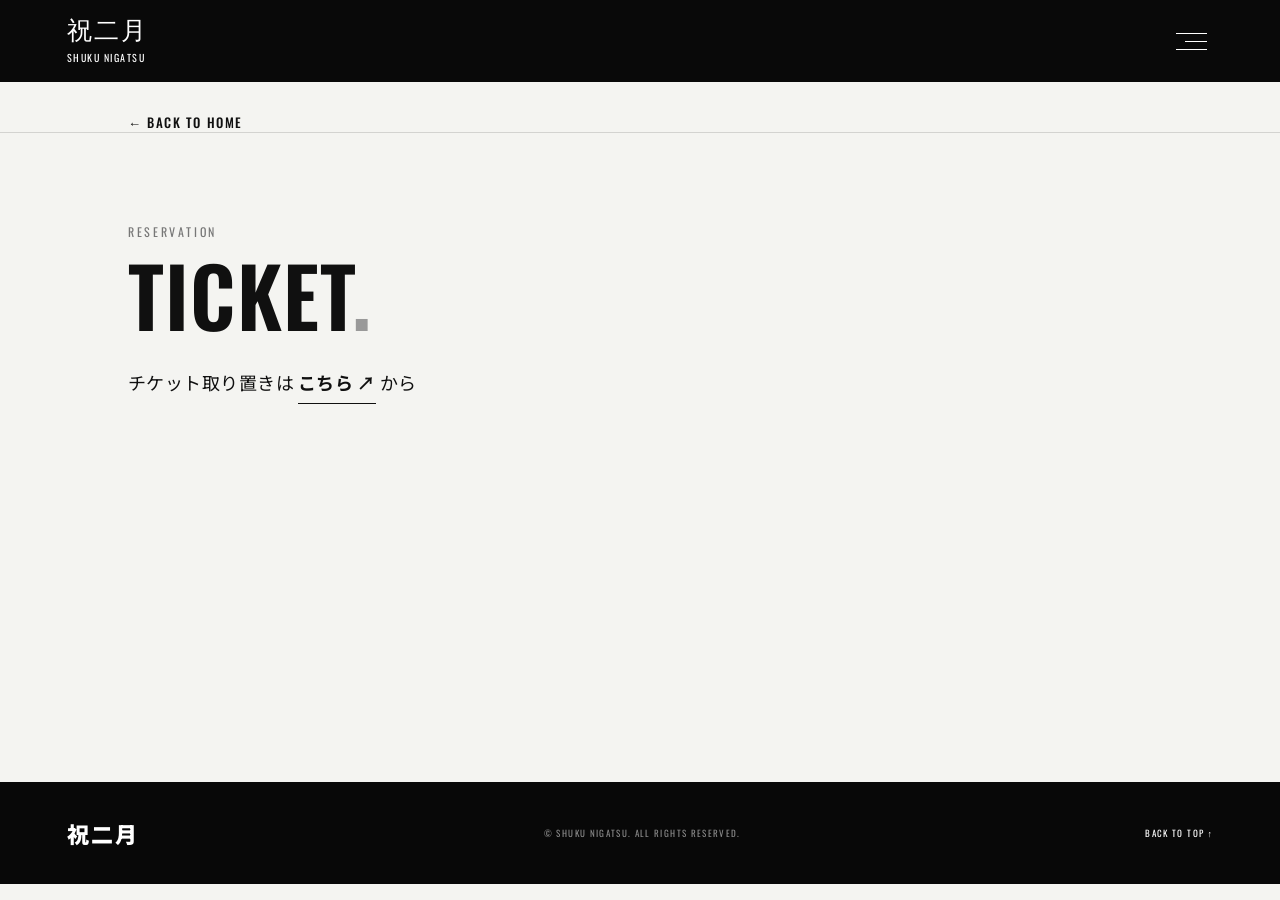
<file: ticket.html>
<!DOCTYPE html>

<html lang="ja">
<head>
<meta charset="utf-8"/>
<meta content="width=device-width, initial-scale=1" name="viewport"/>
<meta content="祝二月 - OFFICIAL WEBSITE" name="description"/>
<meta content="#080808" name="theme-color"/>
<title>TICKET | 祝二月 OFFICIAL WEBSITE</title>
<link href="https://fonts.googleapis.com" rel="preconnect"/>
<link crossorigin="" href="https://fonts.gstatic.com" rel="preconnect"/>
<link href="https://fonts.googleapis.com/css2?family=Noto+Sans+JP:wght@400;500;700;900&amp;family=Oswald:wght@400;500;600;700&amp;display=swap" rel="stylesheet"/>
<link href="css/style.css?v=20261119-2" rel="stylesheet"/>
<link href="css/extra-sections.css?v=20261120" rel="stylesheet"/>
<link href="css/multipage.css?v=20261120-3" rel="stylesheet"/>
<link rel="icon" type="image/png" href="images/favicon.png?v=20261122"/>
<link rel="apple-touch-icon" href="images/apple-touch-icon.png?v=20261122"/>
<style>
/* Header brand: match the fine Mincho typeface of the hero title */
.site-header .wordmark {font-family:"Yu Mincho","Hiragino Mincho ProN","Hiragino Mincho Pro","Noto Serif JP","MS PMincho",serif !important;font-weight:300 !important;letter-spacing:.09em;}
.site-header .wordmark span {font-family:"Oswald","Noto Sans JP",sans-serif;letter-spacing:.15em;}
</style>
</head>
<body class="detail-page">
<header class="site-header detail-header">
<a aria-label="祝二月 トップ" class="wordmark" href="index.html">祝二月<span>SHUKU NIGATSU</span></a>
<button aria-controls="site-nav" aria-expanded="false" aria-label="メニューを開く" class="menu-toggle">
<span></span><span></span><span></span>
</button>
</header>
<nav aria-hidden="true" class="site-nav" id="site-nav">
<div class="nav-inner">
<p class="nav-kicker">OFFICIAL WEBSITE</p>
<a href="index.html"><span>01</span> TOP</a>
<a href="live.html"><span>02</span> LIVE</a>
<a href="news.html"><span>03</span> NEWS</a>
<a href="biography.html"><span>04</span> BIOGRAPHY</a>
<a href="music.html"><span>05</span> MUSIC</a><a href="mv.html"><span>06</span> MV</a>

<a href="ticket.html"><span>07</span> TICKET</a>
<a href="contact.html"><span>08</span> CONTACT US</a>
<div class="nav-social">
<a href="https://www.youtube.com/@%E7%A5%9D%E4%BA%8C%E6%9C%88" rel="noopener" target="_blank">YouTube ↗</a>
<a href="https://x.com/shuku2gatsu" rel="noopener" target="_blank">X ↗</a>
<a href="https://www.instagram.com/shuku_2gatsu/" rel="noopener" target="_blank">Instagram ↗</a>
</div>
</div>
</nav>
<main><a class="detail-back" href="index.html">← BACK TO HOME</a><section class="section inquiry-section ticket-section" id="ticket">
<div class="section-heading">
<div><p class="eyebrow">RESERVATION</p><h2>TICKET<span>.</span></h2></div>
</div>
<p class="inquiry-text">チケット取り置きは<a href="https://docs.google.com/forms/d/e/1FAIpQLSefljb15dZCXyTh2TuCdIbK9jiZjsXwRJoSrhI_6K1mb-1xcw/viewform?usp=dialog" rel="noopener noreferrer" target="_blank">こちら<span aria-hidden="true"> ↗</span></a>から</p>
</section></main>
<footer class="site-footer">
<a class="footer-mark" href="#top">祝二月</a>
<p>© SHUKU NIGATSU. ALL RIGHTS RESERVED.</p>
<a class="back-top" href="#top">BACK TO TOP ↑</a>
</footer>
<script src="js/main.js"></script>
</body>
</html>
</file>
<file: css/style.css>
*{box-sizing:border-box}html{scroll-behavior:smooth}body{margin:0;background:#f4f4f1;color:#101010;font-family:"Noto Sans JP",sans-serif}a{color:inherit;text-decoration:none}.site-header{height:82px;padding:0 5.2%;display:flex;align-items:center;justify-content:space-between;position:absolute;z-index:20;top:0;left:0;width:100%;color:#fff}.wordmark{font-weight:900;font-size:25px;letter-spacing:.08em;line-height:1}.wordmark span{display:block;font:10px "Oswald",sans-serif;letter-spacing:.22em;margin-top:7px}.menu-toggle{width:48px;height:48px;border:0;background:transparent;display:flex;flex-direction:column;justify-content:center;align-items:flex-end;gap:7px;cursor:pointer}.menu-toggle span{height:1px;background:#fff;width:31px;transition:.3s}.menu-toggle span:nth-child(2){width:22px}.menu-toggle[aria-expanded=true] span:first-child{transform:translateY(8px) rotate(45deg)}.menu-toggle[aria-expanded=true] span:nth-child(2){opacity:0}.menu-toggle[aria-expanded=true] span:last-child{width:31px;transform:translateY(-8px) rotate(-45deg)}.site-nav{position:fixed;inset:0;background:#090909;color:#fff;z-index:15;display:flex;align-items:center;justify-content:center;opacity:0;visibility:hidden;transition:.35s}.site-nav.open{opacity:1;visibility:visible}.nav-inner{width:min(760px,82vw)}.nav-kicker,.eyebrow{font:12px "Oswald",sans-serif;letter-spacing:.22em}.nav-kicker{color:#888;margin-bottom:25px}.nav-inner>a{display:block;font:500 clamp(32px,6vw,58px) "Oswald",sans-serif;letter-spacing:.04em;padding:8px 0;border-bottom:1px solid #333;transition:padding .2s,color .2s}.nav-inner>a:hover{padding-left:14px;color:#aaa}.nav-inner>a span{font:12px "Oswald",sans-serif;color:#777;vertical-align:middle;margin-right:25px}.nav-social{display:flex;gap:24px;margin-top:30px;font-size:12px;color:#aaa}.hero{height:min(850px,100svh);min-height:590px;position:relative;background:#080808;color:#fff;overflow:hidden}.hero-photo{width:100%;height:100%;object-fit:cover;object-position:center 42%;position:absolute;inset:0;filter:grayscale(100%) contrast(1.08);opacity:.88}.hero-shade{position:absolute;inset:0;background:linear-gradient(90deg,rgba(0,0,0,.58),rgba(0,0,0,.04) 75%),linear-gradient(0deg,rgba(0,0,0,.52),transparent 45%)}.hero-copy{position:absolute;left:9%;bottom:17%;z-index:2}.hero-copy .eyebrow{color:#ddd}.hero h1{font-size:clamp(76px,14vw,170px);letter-spacing:.08em;line-height:1;margin:15px 0 0;font-weight:900}.hero-sub{font:15px "Oswald",sans-serif;letter-spacing:.35em;margin:15px 0}.scroll-cue{position:absolute;bottom:0;left:5.2%;display:flex;align-items:center;gap:12px;font:10px "Oswald",sans-serif;letter-spacing:.2em;writing-mode:vertical-rl}.scroll-cue span{height:55px;width:1px;background:#fff}.hero-index{position:absolute;right:5.2%;bottom:30px;font:10px "Oswald",sans-serif;letter-spacing:.17em}.hero-index b{margin-left:20px;font-weight:400;color:#aaa}.section{padding:115px 10%}.section-heading{display:flex;justify-content:space-between;align-items:flex-end;margin-bottom:45px}.eyebrow{color:#777;margin:0 0 13px}.section h2,.bio-copy h2,.social-section h2{font:600 clamp(48px,7vw,82px)/1 "Oswald",sans-serif;letter-spacing:.015em;margin:0}.section h2 span,.bio-copy h2 span,.social-section h2 span{color:#999}.section-note{font-size:12px;color:#777;margin:0 0 8px}.entry-list{border-top:1px solid #aaa}.entry{display:grid;grid-template-columns:155px 1fr auto;gap:25px;align-items:center;padding:25px 4px;border-bottom:1px solid #ccc}.entry-date{font:18px "Oswald",sans-serif;letter-spacing:.05em}.entry-title{font-size:14px;font-weight:500}.entry-meta{font-size:11px;color:#777;margin-top:6px}.entry-link{font:22px "Oswald",sans-serif}.empty-entry,.loading{padding:27px 4px;color:#777;font-size:13px}.edit-note{font-size:10px;color:#999;margin-top:18px}.bio-section{background:#0b0b0b;color:#fff;display:grid;grid-template-columns:1.05fr .95fr;min-height:530px}.bio-image{min-height:500px;overflow:hidden}.bio-image img{width:100%;height:100%;object-fit:cover;filter:grayscale(100%);opacity:.82}.bio-copy{padding:85px 10%;align-self:center}.bio-copy .eyebrow{color:#999}.bio-copy h2{font-size:clamp(42px,5vw,65px);margin-bottom:38px}.bio-name{font-weight:700;letter-spacing:.1em;margin-bottom:24px}.bio-copy>p:not(.eyebrow){font-size:13px;line-height:2}.bio-placeholder{color:#888}.music-section{background:#e8e8e5}.music-links{border-top:1px solid #aaa}.music-links a{display:grid;grid-template-columns:65px 1fr 30px;align-items:center;padding:25px 5px;border-bottom:1px solid #bbb}.music-links span{font:13px "Oswald",sans-serif;color:#888}.music-links strong{font:500 19px "Oswald",sans-serif;letter-spacing:.08em}.music-links i{font-style:normal;font-size:20px}.social-section{background:#111;color:#fff;padding:95px 10%}.social-section .eyebrow{color:#888}.social-section h2{font-size:clamp(38px,6vw,70px);margin-bottom:42px}.social-links{display:grid;grid-template-columns:repeat(4,1fr);border-top:1px solid #444}.social-links a{padding:22px 12px 22px 0;border-bottom:1px solid #444;font:16px "Oswald",sans-serif;letter-spacing:.04em}.social-links b{float:right;font-weight:400;color:#888}.site-footer{background:#080808;color:#fff;padding:35px 5.2%;display:flex;align-items:center;justify-content:space-between}.footer-mark{font-weight:900;font-size:22px;letter-spacing:.1em}.site-footer p,.back-top{font:9px "Oswald",sans-serif;letter-spacing:.15em;color:#888}.back-top{color:#fff}@media(max-width:700px){.site-header{height:70px;padding:0 6%}.hero{min-height:620px;height:88svh}.hero-photo{object-position:54% center}.hero-copy{left:7%;bottom:19%}.hero h1{font-size:clamp(68px,18vw,112px)}.section{padding:78px 7%}.section-heading{display:block;margin-bottom:30px}.section-note{margin-top:15px}.entry{grid-template-columns:105px 1fr 20px;gap:12px;padding:21px 2px}.entry-date{font-size:15px}.entry-title{font-size:12px}.bio-section{grid-template-columns:1fr}.bio-image{min-height:340px;height:65vw}.bio-copy{padding:60px 7% 70px}.social-section{padding:75px 7%}.social-links{grid-template-columns:repeat(2,1fr)}.social-links a{padding:18px 10px 18px 0;font-size:14px}.site-footer{padding:28px 6%;gap:12px;flex-wrap:wrap}.site-footer p{order:3;width:100%;margin:0}.nav-inner{width:84vw}.nav-social{gap:16px;flex-wrap:wrap}.music-links strong{font-size:15px}}@media(prefers-reduced-motion:reduce){html{scroll-behavior:auto}*,*::before,*::after{transition:none!important}}

/* DISC0GRAPHY */
.release-grid{display:grid;grid-template-columns:repeat(3,minmax(0,1fr));gap:clamp(16px,3vw,40px);margin:32px 0 64px}
.release-card{min-width:0}
.release-card>a{position:relative;display:block;overflow:hidden;background:#eaeaea;aspect-ratio:1/1}
.release-card img{display:block;width:100%;height:100%;object-fit:cover;transition:transform .4s ease}
.release-card a:hover img{transform:scale(1.045)}
.release-action{position:absolute;right:12px;bottom:12px;padding:8px 11px;background:#111;color:#fff;font-size:11px;letter-spacing:.08em}
.release-kind{font-size:11px;letter-spacing:.15em;opacity:.58;margin:17px 0 6px}
.release-card h3{font-size:clamp(20px,2.5vw,30px);margin:0;font-weight:600;letter-spacing:.01em}
@media(max-width:650px){.release-grid{grid-template-columns:repeat(2,minmax(0,1fr));gap:25px 14px;margin:26px 0 48px}.release-action{font-size:10px;right:7px;bottom:7px;padding:6px 8px}}

/* Compact, consistently sized release covers */
.release-grid{grid-template-columns:repeat(3,minmax(0,180px));gap:clamp(18px,3vw,36px);justify-content:start;margin:30px 0 55px}
.release-card{width:100%;max-width:180px}
.release-card>a{width:100%;aspect-ratio:1/1}
.release-card img{width:100%;height:100%;object-fit:contain}
.release-card h3{font-size:clamp(17px,1.8vw,22px)}
@media(max-width:650px){.release-grid{grid-template-columns:repeat(2,minmax(0,140px));gap:24px 16px;justify-content:start}.release-card{max-width:140px}}
@media(max-width:360px){.release-grid{grid-template-columns:repeat(2,minmax(0,1fr))}}

/* Mobile hero: show all three members without cropping */
@media (max-width:700px) {
  .hero { height: 85svh; min-height: 580px; background: #080808; }
  .hero-photo {
    top: 72px; bottom: auto; left: 0; right: 0;
    width: 100%; height: 58%;
    object-fit: contain; object-position: center center;
  }
  .hero-shade { background: linear-gradient(0deg, rgba(0,0,0,.55), transparent 38%); }
  .hero-copy { left: 7%; bottom: 12%; }
}

/* Desktop release artwork size: explicit override */
@media (min-width: 701px) {
  .music-section .release-grid { display:grid; grid-template-columns:repeat(3, 160px) !important; gap:32px !important; justify-content:start; }
  .music-section .release-card { width:160px !important; max-width:160px !important; }
  .music-section .release-card > a { display:block; width:160px !important; height:160px !important; aspect-ratio:1 / 1; }
  .music-section .release-card img { display:block; width:160px !important; height:160px !important; object-fit:contain !important; }
}
</file>
<file: css/extra-sections.css>
/* TICKET and CONTACT US — additional sections only */
.inquiry-section{padding-top:90px;padding-bottom:90px}
.inquiry-section .section-heading{margin-bottom:28px}
.ticket-section{background:#f4f4f1;color:#101010;border-top:1px solid #d3d3d0}
.contact-section{background:#191919;color:#fff}
.contact-section .eyebrow{color:#aaa}
.inquiry-text{font-size:clamp(14px,1.7vw,18px);line-height:2.2;letter-spacing:.025em;margin:0}
.inquiry-text a{display:inline-block;font-weight:700;border-bottom:1px solid currentColor;margin:0 .2em;transition:opacity .2s}
.inquiry-text a:hover,.inquiry-text a:focus-visible{opacity:.65}
/* Ensure expanded hamburger navigation can scroll on small screens */
.site-nav{overflow-y:auto;padding:82px 0 26px}
.nav-inner{max-height:calc(100svh - 110px);overflow-y:auto}
@media(max-width:700px){
  .inquiry-section{padding-top:70px;padding-bottom:70px}
  .nav-inner>a{font-size:clamp(24px,7vw,36px);padding:5px 0}
  .nav-social{margin-top:18px}
}
</file>
<file: css/multipage.css>
/* MULTI-PAGE NAVIGATION AND SECTION LINKS */
.and-more{display:table;margin:44px 0 0 auto;padding:10px 0;border-bottom:1px solid currentColor;font:500 17px "Oswald",sans-serif;letter-spacing:.08em;transition:opacity .2s}
.and-more:hover{opacity:.55}
.bio-section .and-more{margin:32px 0 0 auto}
.social-section .and-more{margin-top:32px}
.detail-page .site-header.detail-header{position:relative;background:#090909}
.detail-page .detail-back{display:block;padding:30px 10% 0;background:#f4f4f1;font:500 13px "Oswald",sans-serif;letter-spacing:.12em}
.detail-page .bio-section,.detail-page .social-section,.detail-page .inquiry-section{min-height:calc(100svh - 250px)}
.detail-page .site-footer{margin-top:0}
@media(max-width:700px){.and-more{margin-top:32px}.detail-page .detail-back{padding:26px 7% 0}}

/* MV SECTION */
.mv-section{background:#f4f4f1}
.mv-content{max-width:760px;margin:0 auto;text-align:center}
.mv-video{position:relative;width:100%;aspect-ratio:16/9;background:#111;overflow:hidden}
.mv-video iframe{display:block;width:100%;height:100%;border:0}
.mv-title{font-weight:700;font-size:clamp(17px,2vw,23px);margin:22px 0 10px}
.mv-youtube-link{display:inline-block;border-bottom:1px solid currentColor;padding:6px 0;font-size:13px;letter-spacing:.05em}
.mv-youtube-link:hover{opacity:.6}
</file>
